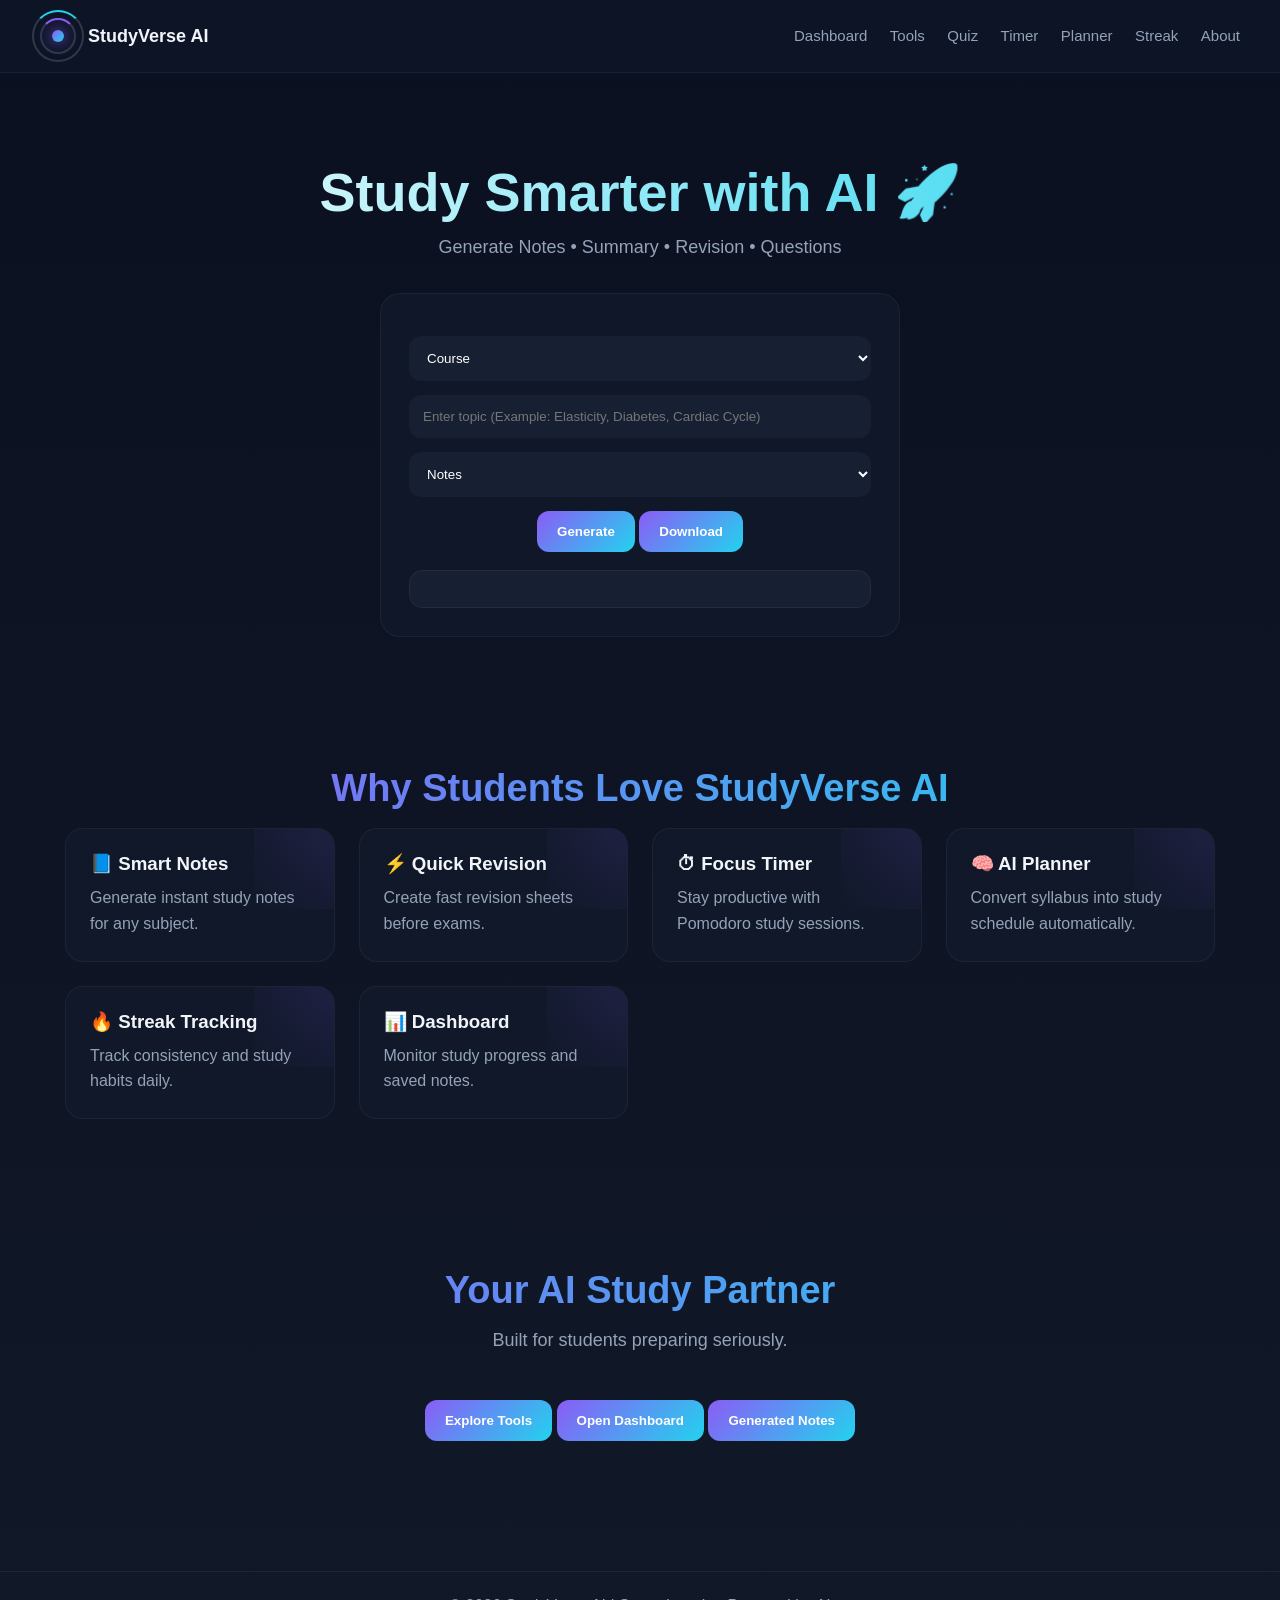
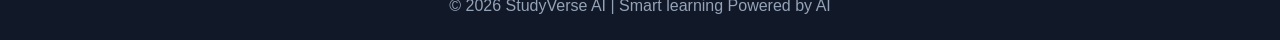
<file: index.html>
<!DOCTYPE html>
<html lang="en">

<head>
<meta charset="UTF-8">
<meta name="viewport" content="width=device-width, initial-scale=1.0">

<title>StudyVerse AI</title>

<meta name="description"
content="StudyVerse AI helps students generate notes, summaries, revisions, questions, study plans and more.">

<meta name="google-site-verification" content="AsRTHZECCAZVWVWj3AYyQ3EchT-f9DjQjN7zjebVOmE" />

<link rel="stylesheet" href="style.css">

</head>

<body>

<!-- INTRO -->
<div id="intro">

<div class="intro-center">

<div class="logo-symbol big">

<span class="core"></span>

<span class="ring ring1"></span>

<span class="ring ring2"></span>

</div>

<h1 class="intro-title">
StudyVerse AI
</h1>

<p class="intro-sub">
Smart Learning Powered by AI
</p>

</div>

</div>

<!-- NAVBAR -->
<nav>

<div class="logo">

<div class="logo-symbol">

<span class="core"></span>

<span class="ring ring1"></span>

<span class="ring ring2"></span>

</div>

<span class="logo-text">
StudyVerse AI
</span>

</div>

<div>

<a href="dashboard.html">Dashboard</a>

<a href="tool.html">Tools</a>

<a href="quiz.html">Quiz</a>

<a href="study.html">Timer</a>

<a href="planner.html">Planner</a>

<a href="streak.html">Streak</a>

<a href="about.html">About</a>

</div>

</nav>

<!-- HERO -->
<section class="hero">

<h1 class="hero-title">
Study Smarter with AI 🚀
</h1>

<p class="hero-sub">
Generate Notes • Summary • Revision • Questions
</p>

<div class="ai-box fade-in">

<select id="level">

<option>Course</option>

<option>School</option>

<option>College</option>

<option>CA</option>

<option>UPSC</option>

<option>MBBS</option>

<option>Law</option>

<option>Other</option>

</select>

<input
type="text"
id="topic"
placeholder="Enter topic (Example: Elasticity, Diabetes, Cardiac Cycle)">


<select id="type">

<option>Notes</option>

<option>Summary</option>

<option>Revision</option>

<option>Questions</option>

</select>

<div class="hero-btns">

<button onclick="generateSmart()">
Generate
</button>

<button class="btn-secondary"
onclick="downloadPDF()">
Download
</button>

</div>

<h3 id="resultTitle"></h3>
<div id="result"></div>

</div>

</section>

<!-- FEATURES -->
<section class="container">

<h2 class="section-title">
Why Students Love StudyVerse AI
</h2>

<div class="grid">

<div class="card fade-in">

<h3>📘 Smart Notes</h3>

<p>
Generate instant study notes for any subject.
</p>

</div>

<div class="card fade-in">

<h3>⚡ Quick Revision</h3>

<p>
Create fast revision sheets before exams.
</p>

</div>

<div class="card fade-in">

<h3>⏱ Focus Timer</h3>

<p>
Stay productive with Pomodoro study sessions.
</p>

</div>

<div class="card fade-in">

<h3>🧠 AI Planner</h3>

<p>
Convert syllabus into study schedule automatically.
</p>

</div>

<div class="card fade-in">

<h3>🔥 Streak Tracking</h3>

<p>
Track consistency and study habits daily.
</p>

</div>

<div class="card fade-in">

<h3>📊 Dashboard</h3>

<p>
Monitor study progress and saved notes.
</p>

</div>

</div>

</section>

<!-- CTA -->
<section class="hero">

<h2 class="gradient-text">
Your AI Study Partner
</h2>

<p class="hero-sub">
Built for students preparing seriously.
</p>

<div class="hero-btns">

<button onclick="location.href='tool.html'">
Explore Tools
</button>

<button class="btn-secondary"
onclick="location.href='dashboard.html'">
Open Dashboard
</button>

<button class="btn-secondary"
onclick="location.href='notes.html'">
 Generated Notes
</button>

</div>

</section>

<!-- FOOTER -->
<footer>

© 2026 StudyVerse AI | Smart  learning Powered by AI 


</footer>
 <script src="database.js"></script>
<script src="script.js"></script>

</body>
  </html>
</file>
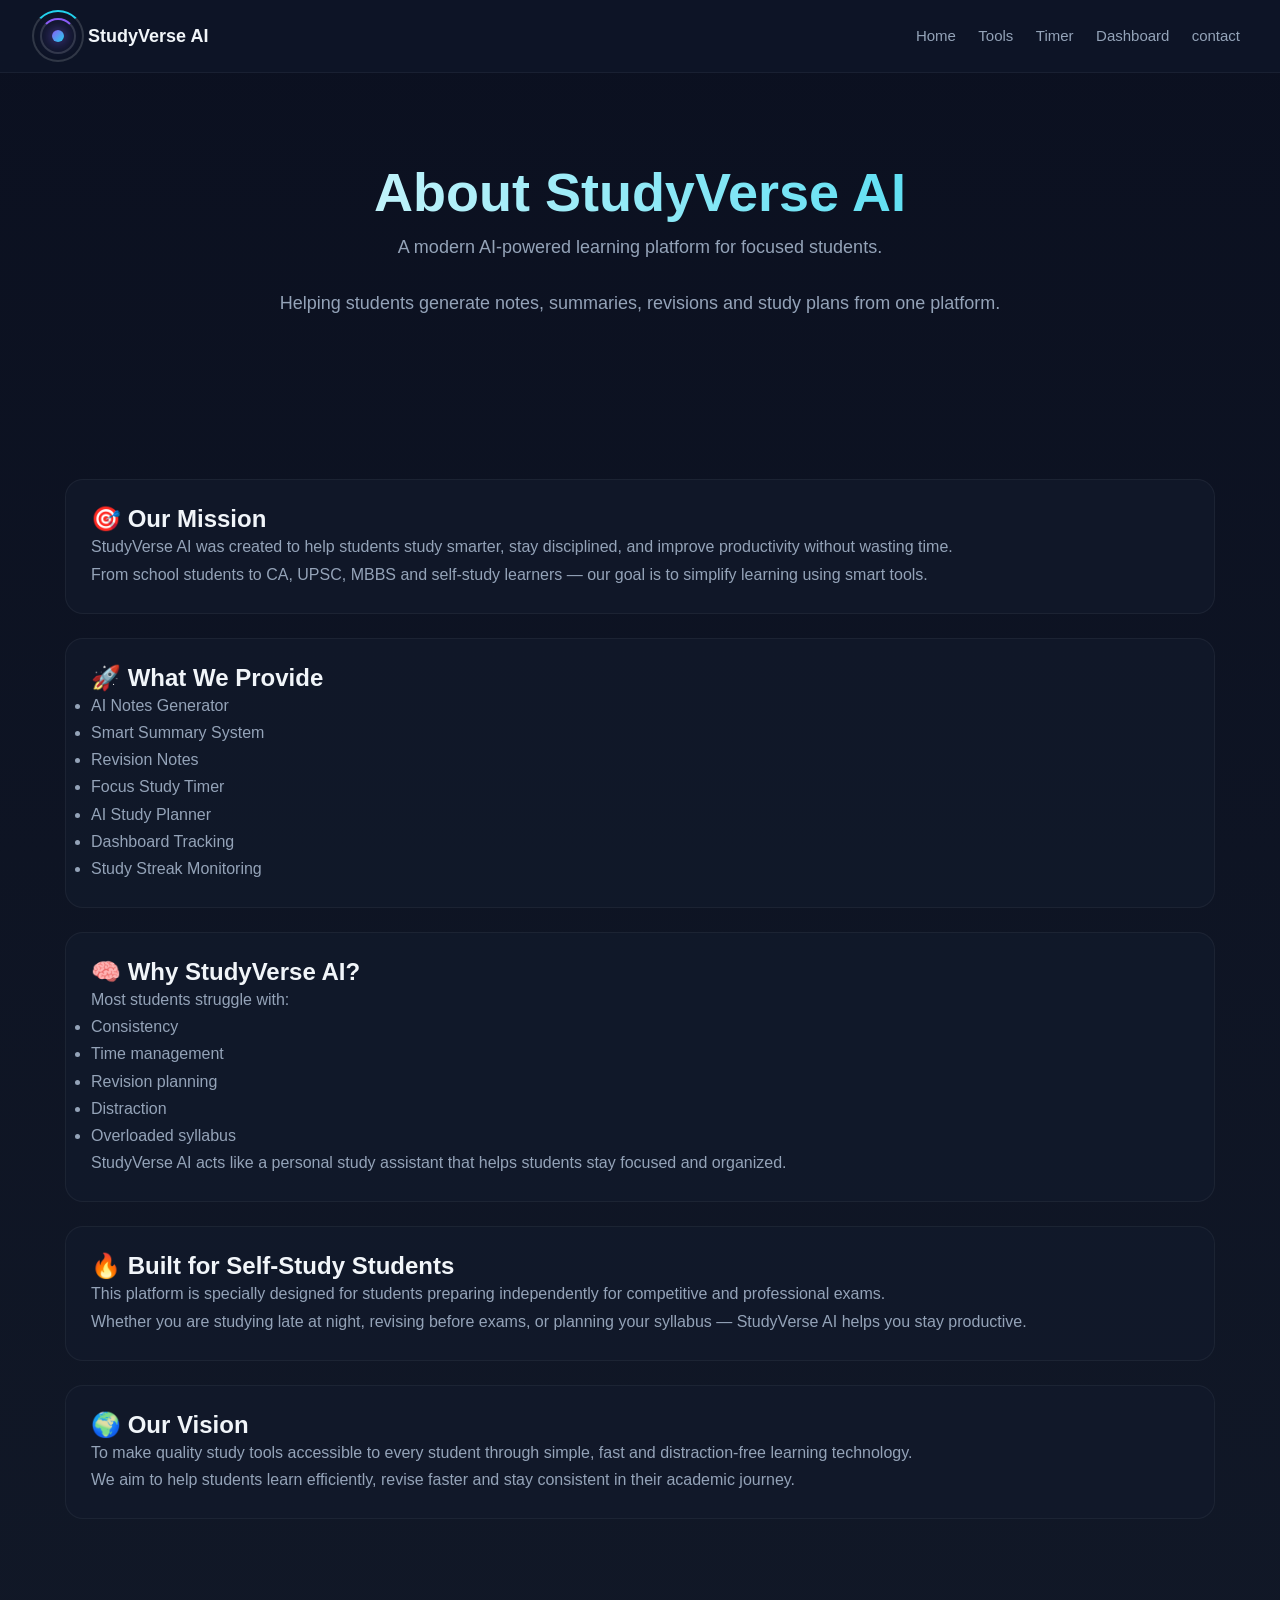
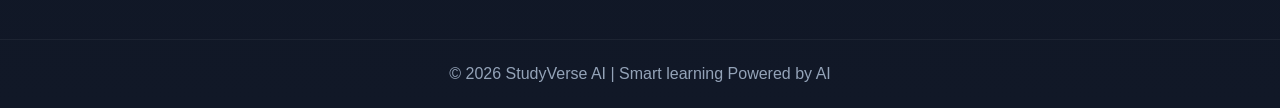
<file: about.html>
<!DOCTYPE html>
<html lang="en">
<head>
<meta charset="UTF-8">
<meta name="viewport" content="width=device-width, initial-scale=1.0">
<title>About - StudyVerse AI</title>
<link rel="stylesheet" href="style.css">
</head>

<body>

<nav>
<div class="logo">

<div class="logo-symbol">
<span class="core"></span>
<span class="ring ring1"></span>
<span class="ring ring2"></span>
</div>

StudyVerse AI
</div>

<div>
<a href="index.html">Home</a>
<a href="tool.html">Tools</a>
<a href="study.html">Timer</a>
<a href="dashboard.html">Dashboard
<a href="contact.html">contact</a>
</a>
</div>
</nav>

<section class="hero">
<h1 class="hero-title">About StudyVerse AI</h1>

<p class="hero-sub">
A modern AI-powered learning platform for focused students.
</p>

<p class="hero-sub">
Helping students generate notes, summaries, revisions and study plans from one platform.
</p>

</section>

<section class="container">

<div class="about-section">

<div class="about-card">
<h2>🎯 Our Mission</h2>

<p>
StudyVerse AI was created to help students study smarter, stay disciplined, and improve productivity without wasting time.
</p>

<p>
From school students to CA, UPSC, MBBS and self-study learners — our goal is to simplify learning using smart tools.
</p>
</div>

<div class="about-card">
<h2>🚀 What We Provide</h2>

<ul>
<li>AI Notes Generator</li>
<li>Smart Summary System</li>
<li>Revision Notes</li>
<li>Focus Study Timer</li>
<li>AI Study Planner</li>
<li>Dashboard Tracking</li>
<li>Study Streak Monitoring</li>
</ul>

</div>

<div class="about-card">
<h2>🧠 Why StudyVerse AI?</h2>

<p>
Most students struggle with:
</p>

<ul>
<li>Consistency</li>
<li>Time management</li>
<li>Revision planning</li>
<li>Distraction</li>
<li>Overloaded syllabus</li>
</ul>

<p>
StudyVerse AI acts like a personal study assistant that helps students stay focused and organized.
</p>

</div>

<div class="about-card">
<h2>🔥 Built for Self-Study Students</h2>

<p>
This platform is specially designed for students preparing independently for competitive and professional exams.
</p>

<p>
Whether you are studying late at night, revising before exams, or planning your syllabus — StudyVerse AI helps you stay productive.
</p>

</div>
<div class="about-card">

<h2>🌍 Our Vision</h2>

<p>
To make quality study tools accessible to every student through simple, fast and distraction-free learning technology.
</p>

<p>
We aim to help students learn efficiently, revise faster and stay consistent in their academic journey.
</p>

</div>

</div>

</section>

<footer>
  
© 2026 StudyVerse AI | Smart  learning Powered by AI 

</footer>

</body>
  </html>
</file>
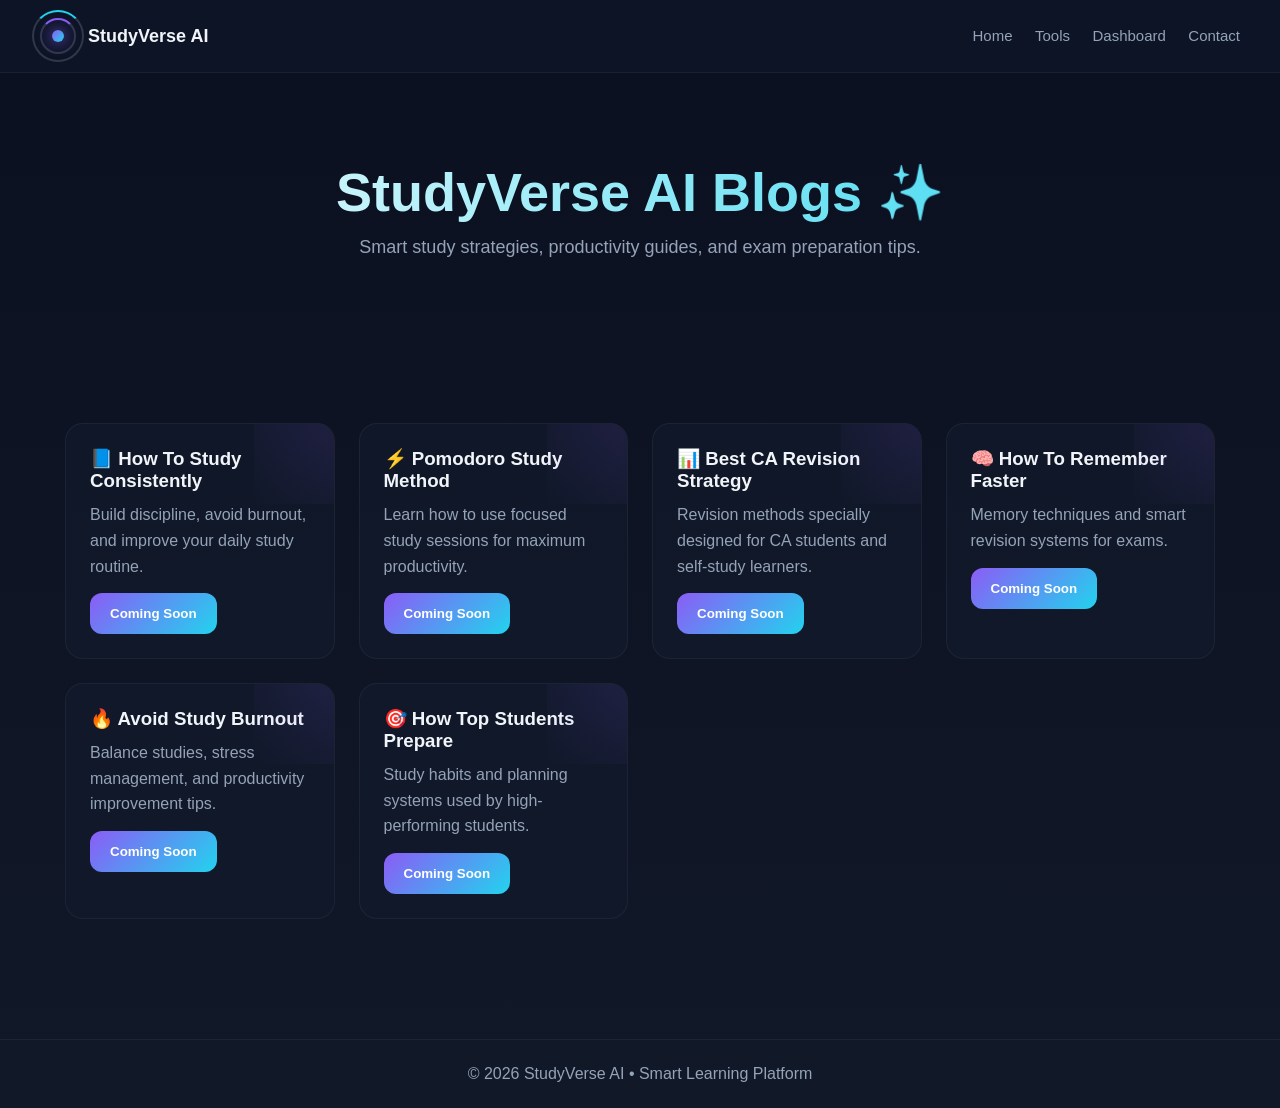
<file: blog.html>
<!DOCTYPE html>
<html lang="en">
<head>
<meta charset="UTF-8">
<meta name="viewport" content="width=device-width, initial-scale=1.0">
<title>StudyVerse AI Blogs</title>
<link rel="stylesheet" href="style.css">
</head>

<body>

<nav>
<div class="logo">
<div class="logo-symbol">
<span class="core"></span>
<span class="ring ring1"></span>
<span class="ring ring2"></span>
</div>
<span class="logo-text">StudyVerse AI</span>
</div>

<div>
<a href="index.html">Home</a>
<a href="tool.html">Tools</a>
<a href="dashboard.html">Dashboard</a>
<a href="contact.html">Contact</a>
</div>
</nav>

<section class="hero">
<h1 class="hero-title">StudyVerse AI Blogs ✨</h1>
<p class="hero-sub">Smart study strategies, productivity guides, and exam preparation tips.</p>
</section>

<section class="container">

<div class="grid">

<div class="card fade-in">
<h3>📘 How To Study Consistently</h3>
<p>Build discipline, avoid burnout, and improve your daily study routine.</p>
<button onclick="alert('Blog page coming soon')"> Coming Soon</button>
</div>

<div class="card fade-in">
<h3>⚡ Pomodoro Study Method</h3>
<p>Learn how to use focused study sessions for maximum productivity.</p>
<button onclick="alert('Blog page coming soon')"> Coming Soon</button>
</div>

<div class="card fade-in">
<h3>📊 Best CA Revision Strategy</h3>
<p>Revision methods specially designed for CA students and self-study learners.</p>
<button onclick="alert('Blog page coming soon')">Coming Soon </button>
</div>

<div class="card fade-in">
<h3>🧠 How To Remember Faster</h3>
<p>Memory techniques and smart revision systems for exams.</p>
<button onclick="alert('Blog page coming soon')"> Coming Soon</button>
</div>

<div class="card fade-in">
<h3>🔥 Avoid Study Burnout</h3>
<p>Balance studies, stress management, and productivity improvement tips.</p>
<button onclick="alert('Blog page coming soon')"> Coming Soon</button>
</div>

<div class="card fade-in">
<h3>🎯 How Top Students Prepare</h3>
<p>Study habits and planning systems used by high-performing students.</p>
<button onclick="alert('Blog page coming soon')"> Coming Soon</button>
</div>

</div>

</section>

<footer>
© 2026 StudyVerse AI • Smart Learning Platform
</footer>

<script src="script.js"></script>
</body>
  </html>
</file>
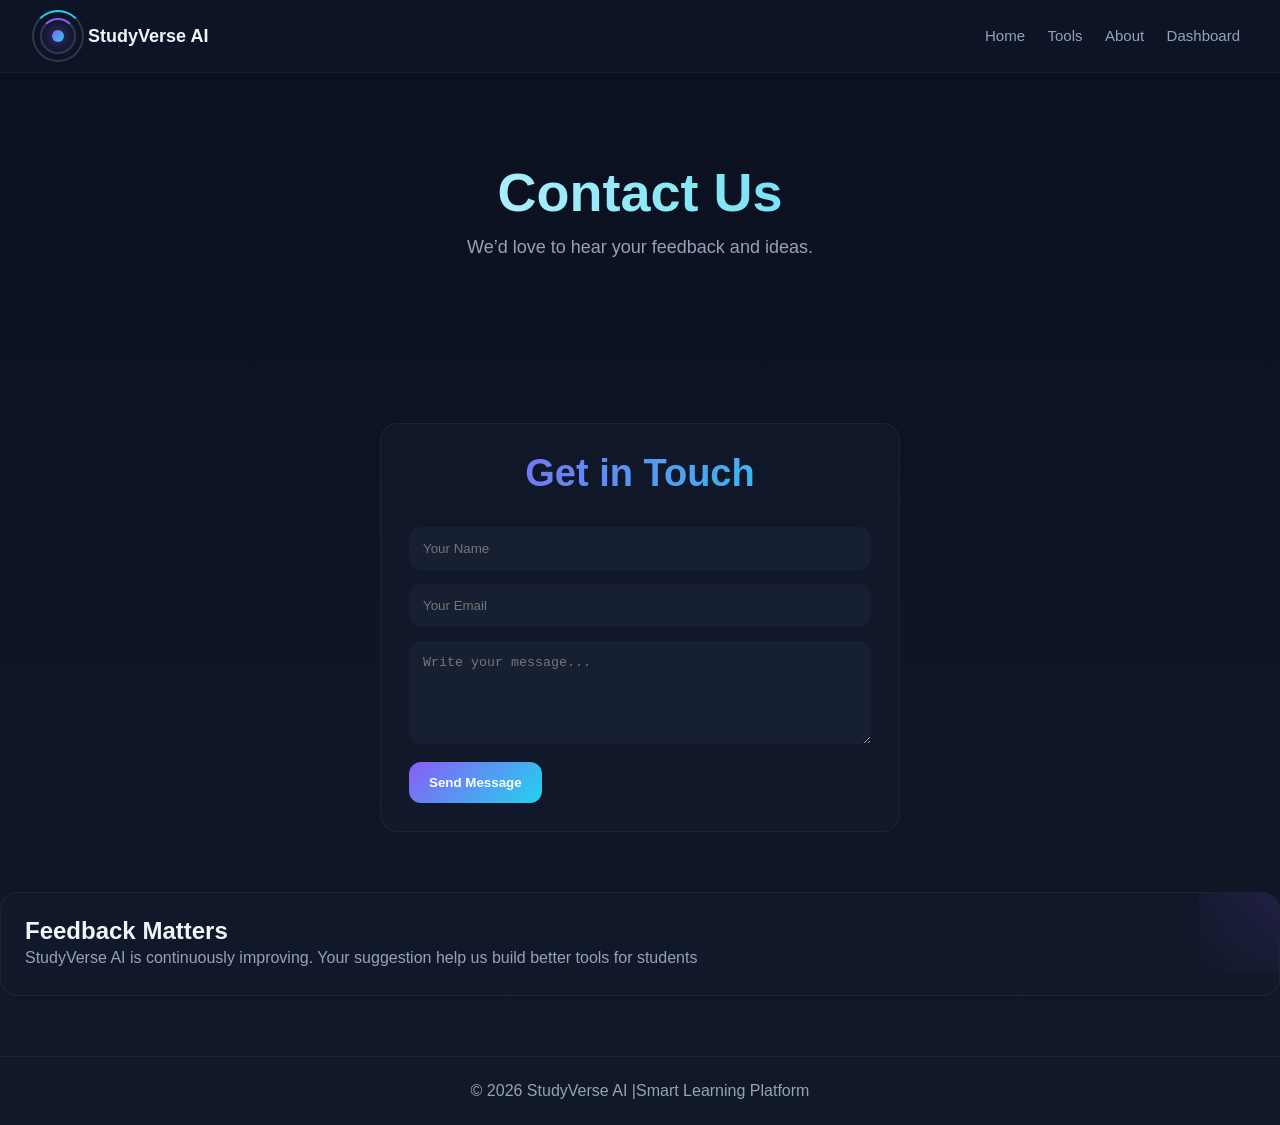
<file: contact.html>
<!DOCTYPE html>
<html lang="en">
<head>
<meta charset="UTF-8">
<meta name="viewport" content="width=device-width, initial-scale=1.0">
<title>Contact - StudyVerse AI</title>
<link rel="stylesheet" href="style.css">
</head>

<body>

<nav>

<div class="logo">

<div class="logo-symbol">
<span class="core"></span>
<span class="ring ring1"></span>
<span class="ring ring2"></span>
</div>

StudyVerse AI

</div>

<div>
<a href="index.html">Home</a>
<a href="tool.html">Tools</a>
<a href="about.html">About</a>
<a href="dashboard.html">Dashboard</a>
</div>

</nav>

<section class="hero">
<h1 class="hero-title">Contact Us</h1>
<p class="hero-sub">
We’d love to hear your feedback and ideas.
</p>
</section>

<section class="container">

<form class="contact-box" onsubmit="submitForm(event)">

<h2 class="gradient-text">Get in Touch</h2>

<input type="text" placeholder="Your Name" required>

<input type="email" placeholder="Your Email" required>

<textarea rows="5" placeholder="Write your message..." required></textarea>

<button type="submit">Send Message</button>

<p id="msg"></p>

</form>
</section>
<section>
<div class = "about- card">
  <h2>  Feedback Matters </h2>
 <p>
   StudyVerse AI is continuously improving. Your suggestion help us build better tools for students 
 </p>
</div>

</section>

<footer>
© 2026 StudyVerse AI |Smart Learning Platform 
</footer>

<script>
function submitForm(e){
e.preventDefault();

const msg = document.getElementById("msg");

msg.innerHTML = " 📩 contact  form demo mode. Message submission will be available soon!";
msg.style.marginTop = "15px";
msg.style.color = "#22d3ee";
}
</script>

</body>
  </html>
</file>
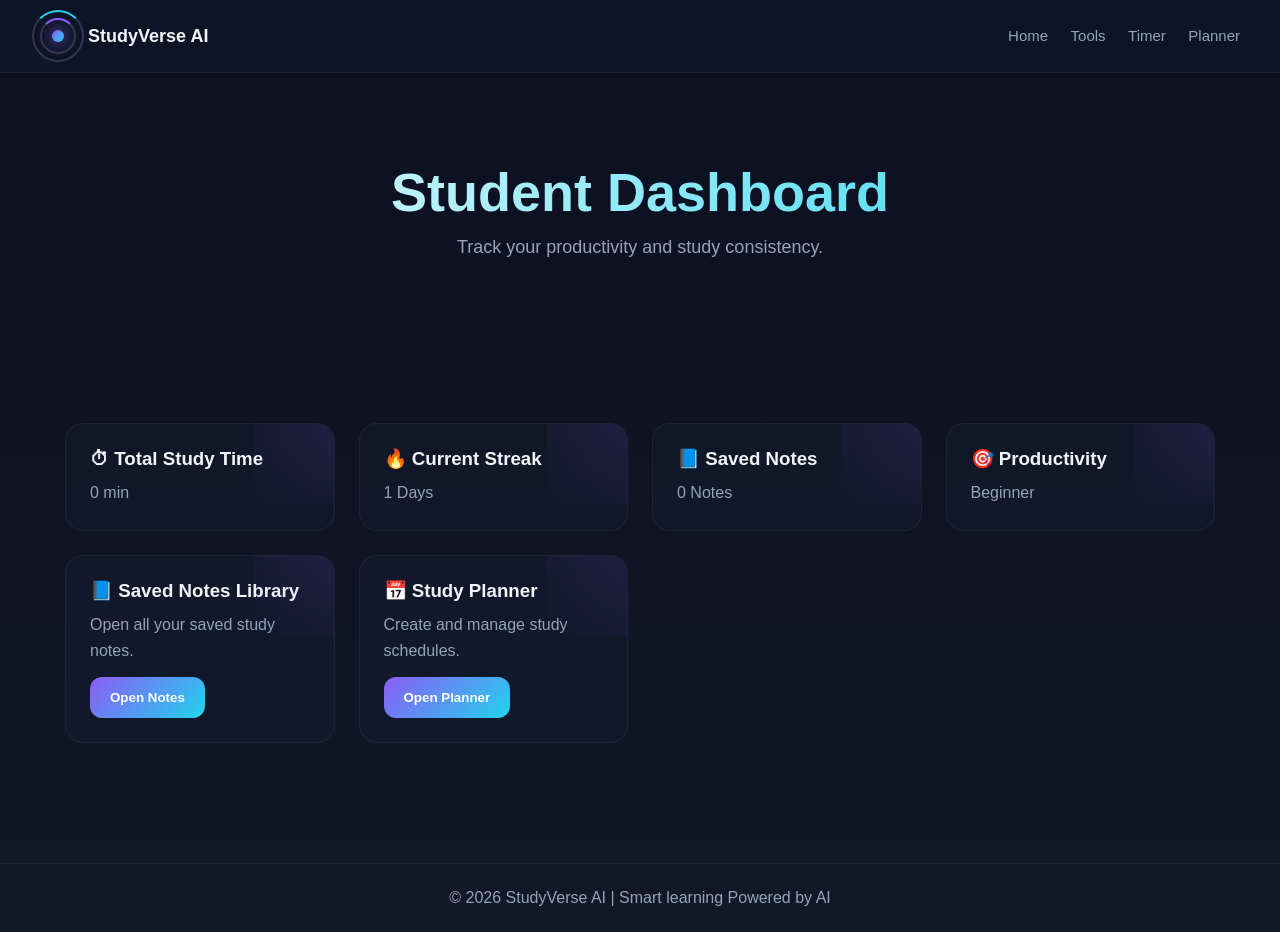
<file: dashboard.html>
<!DOCTYPE html>
<html lang="en">
<head>
<meta charset="UTF-8">
<meta name="viewport" content="width=device-width, initial-scale=1.0">
<title>Dashboard - StudyVerse AI</title>
<link rel="stylesheet" href="style.css">
</head>

<body>

<nav>

<div class="logo">

<div class="logo-symbol">
<span class="core"></span>
<span class="ring ring1"></span>
<span class="ring ring2"></span>
</div>

StudyVerse AI

</div>

<div>
<a href="index.html">Home</a>
<a href="tool.html">Tools</a>
<a href="study.html">Timer</a>
<a href="planner.html">Planner</a>
</div>

</nav>

<section class="hero">
<h1 class="hero-title">Student Dashboard</h1>
<p class="hero-sub">
Track your productivity and study consistency.
</p>
</section>

<section class="container">

<div class="grid">

<div class="card">
<h3>⏱ Total Study Time</h3>
<p id="studyTime">0 min</p>
</div>

<div class="card">
<h3>🔥 Current Streak</h3>
<p  id= "streakCount">0 Days</p>
</div>

<div class="card">
<h3>📘 Saved Notes</h3>
<p id="savedNotes">0 Notes</p>
</div>

<div class="card">
<h3>🎯 Productivity</h3>
<p id="productivity">Calculating</p>
</div>
 <div class="card">

<h3>📘 Saved Notes Library</h3>

<p>
Open all your saved study notes.
</p>

<button onclick="location.href='notes.html'">
Open Notes
</button>

</div>
<div class="card">

<h3>📅 Study Planner</h3>

<p>
Create and manage study schedules.
</p>

<button onclick="location.href='planner.html'">
Open Planner
</button>

</div> 
 
</div>

</section>

<footer>
© 2026 StudyVerse AI | Smart  learning Powered by AI 

</footer>

<script>

let time = localStorage.getItem("studyTime") || 0;
document.getElementById("studyTime").innerText = time + " min";

let notes = JSON.parse(localStorage.getItem("studyNotes")) || [];
document.getElementById("savedNotes").innerText =
notes.length + " Notes";

let streak =
localStorage.getItem("studyStreak") || 0;

document.getElementById("streakCount").innerText =
streak + " Days";
 
 let productivity = "Beginner";

if (streak >= 7) {
    productivity = "Consistent";
}

if (streak >= 30) {
    productivity = "Excellent";
}

document.getElementById("productivity").innerText =
productivity;

</script>

</body>
</html>
</file>
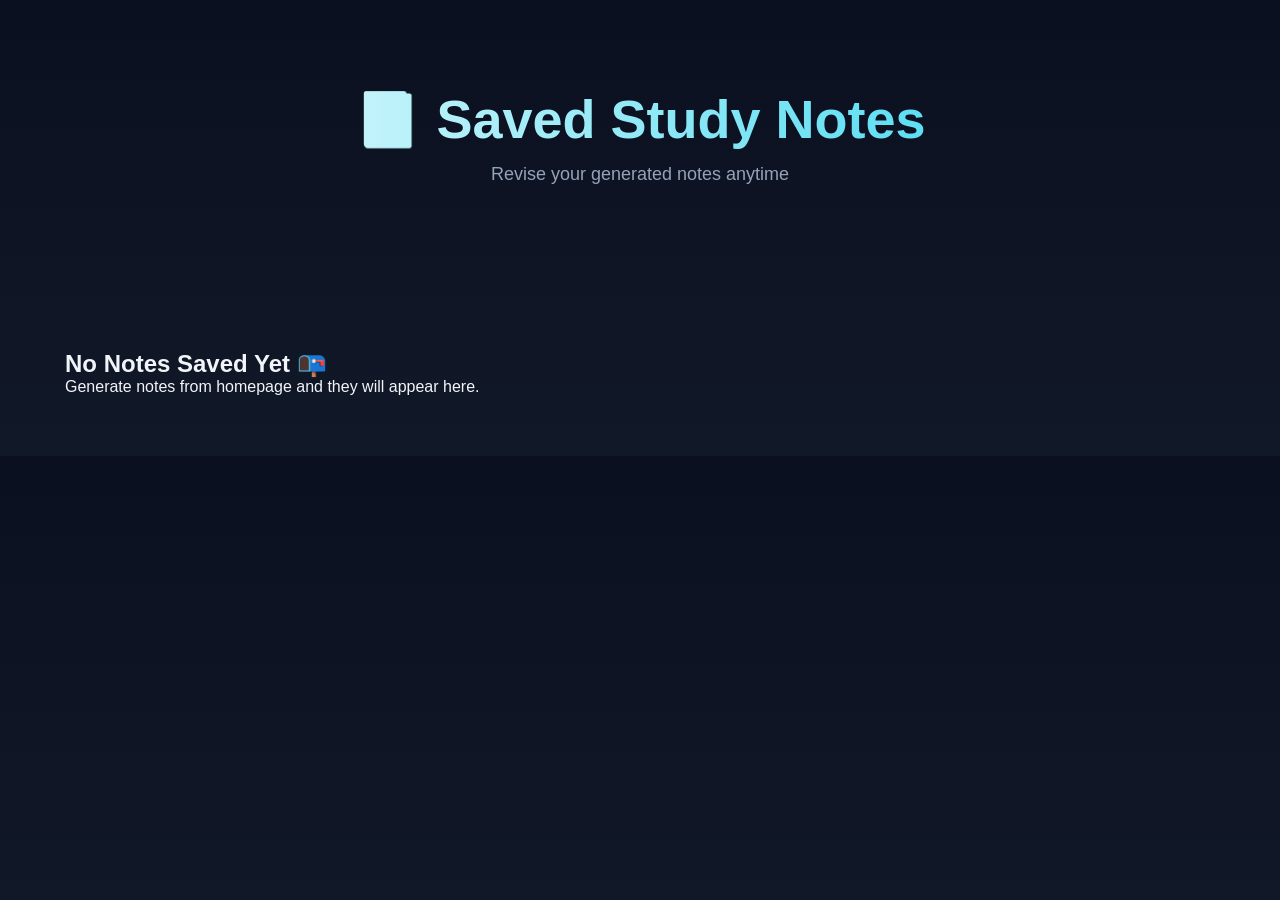
<file: notes.html>
<!DOCTYPE html>
<html lang="en">
<head>

<meta charset="UTF-8">
<meta name="viewport" content="width=device-width, initial-scale=1.0">

<title>Saved Notes | StudyVerse AI</title>

<link rel="stylesheet" href="style.css">

</head>

<body>

<!-- HERO -->
<section class="hero">

<h1 class="hero-title">📘 Saved Study Notes</h1>

<p class="hero-sub">
Revise your generated notes anytime
</p>

</section>


<!-- NOTES CONTAINER -->
<section class="container">

<div id="notesContainer" class="notes-grid"></div>

</section>



<script>

// LOAD NOTES
function loadNotes() {

    const container =
        document.getElementById("notesContainer");

    let notes =
        JSON.parse(localStorage.getItem("studyNotes")) || [];


    // EMPTY NOTES
    if (notes.length === 0) {

        container.innerHTML = `

        <div class="empty-box">

        <h2>No Notes Saved Yet 📭</h2>

        <p>
        Generate notes from homepage and they will appear here.
        </p>

        </div>

        `;

        return;
    }


    // DISPLAY NOTES
    container.innerHTML = notes.map((note, index) => `

    <div class="note-card fade-in">

        <div class="note-top">

            <span class="note-type">
            ${note.type}
            </span>

            <span class="note-date">
            ${note.date}
            </span>

        </div>

        <h2 class="note-topic">
        ${note.topic}
        </h2>

        <pre class="note-content">
${note.content}
        </pre>

        <div class="note-buttons">

            <button onclick="deleteNote(${index})">
            Delete
            </button>

            <button onclick="copyNote(${index})">
            Copy
            </button>

        </div>

    </div>

    `).join("");

}



// DELETE NOTE
function deleteNote(index) {

    let notes =
        JSON.parse(localStorage.getItem("studyNotes")) || [];

    notes.splice(index, 1);

    localStorage.setItem(
        "studyNotes",
        JSON.stringify(notes)
    );

    loadNotes();
}



// COPY NOTE
function copyNote(index) {

    let notes =
        JSON.parse(localStorage.getItem("studyNotes")) || [];

    navigator.clipboard.writeText(notes[index].content);

    alert("Note copied ✅");

}



// INITIAL LOAD
loadNotes();

</script>

</body>
</html>
</file>
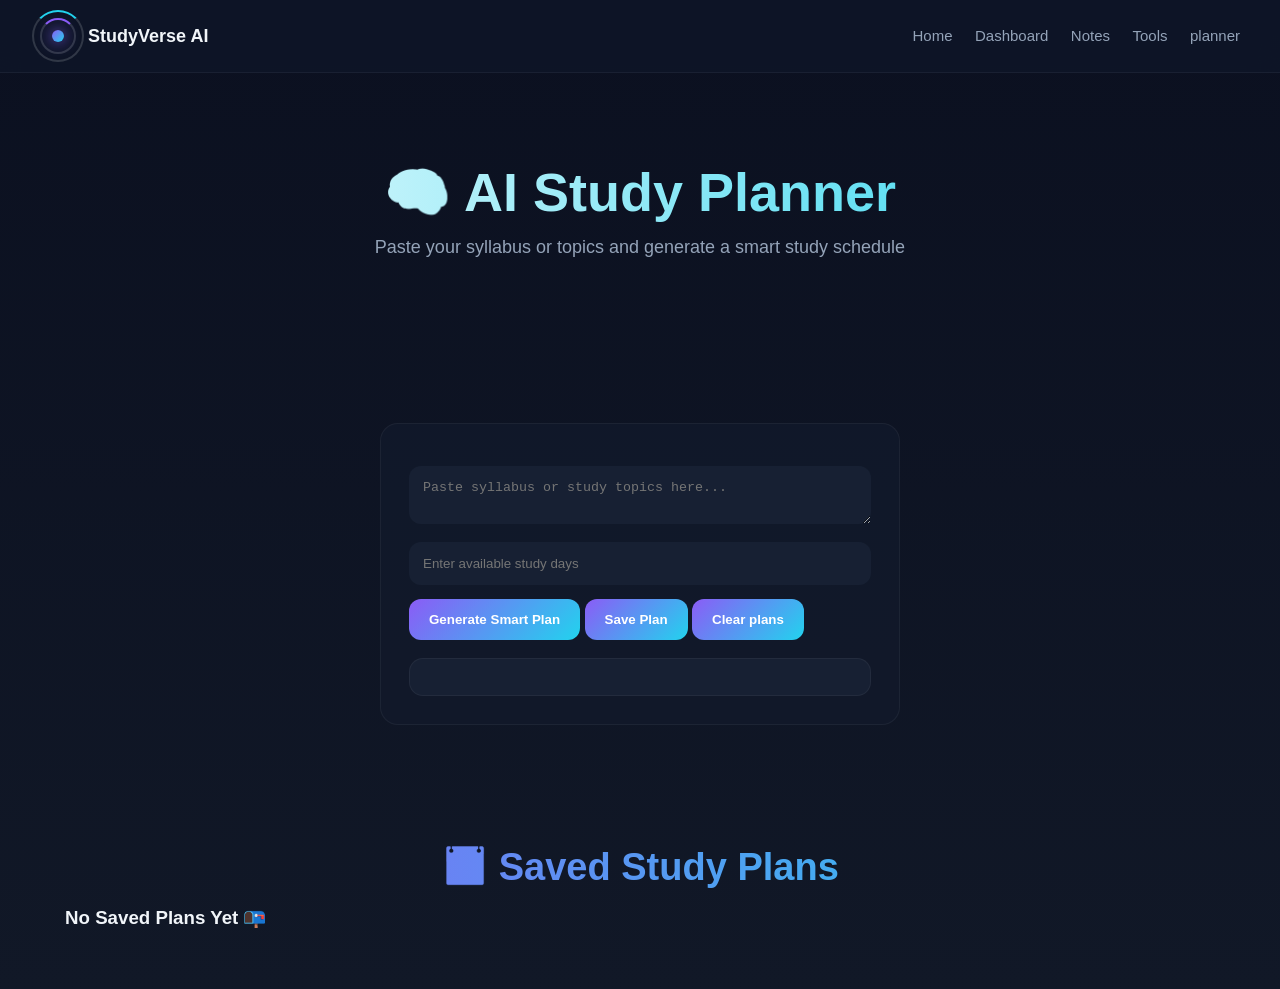
<file: planner.html>
<!DOCTYPE html>
<html lang="en">
<head>

<meta charset="UTF-8">
<meta name="viewport" content="width=device-width, initial-scale=1.0">

<title>AI Study Planner | StudyVerse AI</title>

<link rel="stylesheet" href="style.css">

</head>

<body>

<!-- NAVBAR -->
<nav>

<div class="logo">

<div class="logo-symbol">
<span class="core"></span>
<span class="ring ring1"></span>
<span class="ring ring2"></span>
</div>

<span class="logo-text">StudyVerse AI</span>

</div>

<div>

<a href="index.html">Home</a>
<a href="dashboard.html">Dashboard</a>
<a href="notes.html">Notes</a>
<a href="tool.html">Tools</a>
<a href="planner.html">planner</a>

</div>

</nav>



<!-- HERO -->
<section class="hero">

<h1 class="hero-title">
🧠 AI Study Planner
</h1>

<p class="hero-sub">
Paste your syllabus or topics and generate a smart study schedule
</p>

</section>



<!-- PLANNER -->
<section class="container">

<div class="planner-box fade-in">

<textarea
id="syllabus"
placeholder="Paste syllabus or study topics here..."></textarea>

<input
type="number"
id="days"
placeholder="Enter available study days">

<button onclick="generatePlan()">
Generate Smart Plan
</button>

<button onclick="savePlan()">
Save Plan
</button>

<button onclick="clearPlans()">
Clear plans 
</button>

<div id="plan"></div>

</div>

</section>



<!-- SAVED PLANS -->
<section class="container">

<h2 class="section-title">
📅 Saved Study Plans
</h2>

<div id="savedPlans" class="notes-grid"></div>

</section>



<script>

// GENERATE PLAN
function generatePlan() {

    let syllabus =
        document.getElementById("syllabus").value.trim();

    let days =
        parseInt(document.getElementById("days").value);

    let planBox =
        document.getElementById("plan");



    if (!syllabus || !days) {

        alert("Enter syllabus and days");

        return;
    }



       let topics =
     syllabus
    .split(/\n|,/)
    .map(t => t.trim())
    .filter(Boolean);

    let totalTopics = topics.length;

    let perDay =
        Math.ceil(totalTopics / days);

    let output = "📚 SMART STUDY PLAN\n\n";



    let current = 0;

    for (let d = 1; d <= days; d++) {

        output += `DAY ${d}\n`;

        let count = 0;

        while (
            current < totalTopics &&
            count < perDay
        ) {

            output +=
            "• " +
            topics[current].trim() +
            "\n";

            current++;
            count++;
        }

        output += "\n";
    }



    output +=
    "✅ Final Day → Revision + Mock Test";



    planBox.innerText = output;
}



// SAVE PLAN
function savePlan() {

    let text =
        document.getElementById("plan").innerText;

    if (!text) {

        alert("Generate a plan first");

        return;
    }



    let plans =
        JSON.parse(localStorage.getItem("studyPlans")) || [];



    plans.push({

        content: text,

        date: new Date().toLocaleString()

    });
     if ( plans.length > 50) {
         plans.shift();
     }



    localStorage.setItem(
        "studyPlans",
        JSON.stringify(plans)
    );



    alert("Plan saved ✅");

    loadPlans();
}


// LOAD SAVED PLANS
function loadPlans() {

    let container =
        document.getElementById("savedPlans");



    let plans =
        JSON.parse(localStorage.getItem("studyPlans")) || [];



    if (plans.length === 0) {

        container.innerHTML = `

        <div class="empty-box">

        <h3>No Saved Plans Yet 📭</h3>

        </div>

        `;

        return;
    }



    container.innerHTML =
    plans.map((plan, index) => `

    <div class="note-card fade-in">

        <div class="note-top">

            <span class="note-type">
            Study Plan
            </span>

            <span class="note-date">
            ${plan.date}
            </span>

        </div>

        <pre class="note-content">
${plan.content}
        </pre>

        <div class="note-buttons">

            <button onclick="deletePlan(${index})">
            Delete
            </button>

            <button onclick="copyPlan(${index})">
            Copy
            </button>

        </div>

    </div>

    `).join("");
}

function clearPlans() {

    if (!confirm("Delete all saved plans?")) {
        return;
    }

    localStorage.removeItem("studyPlans");

    loadPlans();

}

// DELETE PLAN
function deletePlan(index) {

    let plans =
        JSON.parse(localStorage.getItem("studyPlans")) || [];

    plans.splice(index, 1);

    localStorage.setItem(
        "studyPlans",
        JSON.stringify(plans)
    );

    loadPlans();
}



// COPY PLAN
function copyPlan(index) {

    let plans =
        JSON.parse(localStorage.getItem("studyPlans")) || [];

    navigator.clipboard.writeText(
        plans[index].content
    );

    alert("Plan copied ✅");
}



// INITIAL LOAD
loadPlans();

</script>

</body>
</html>
</file>
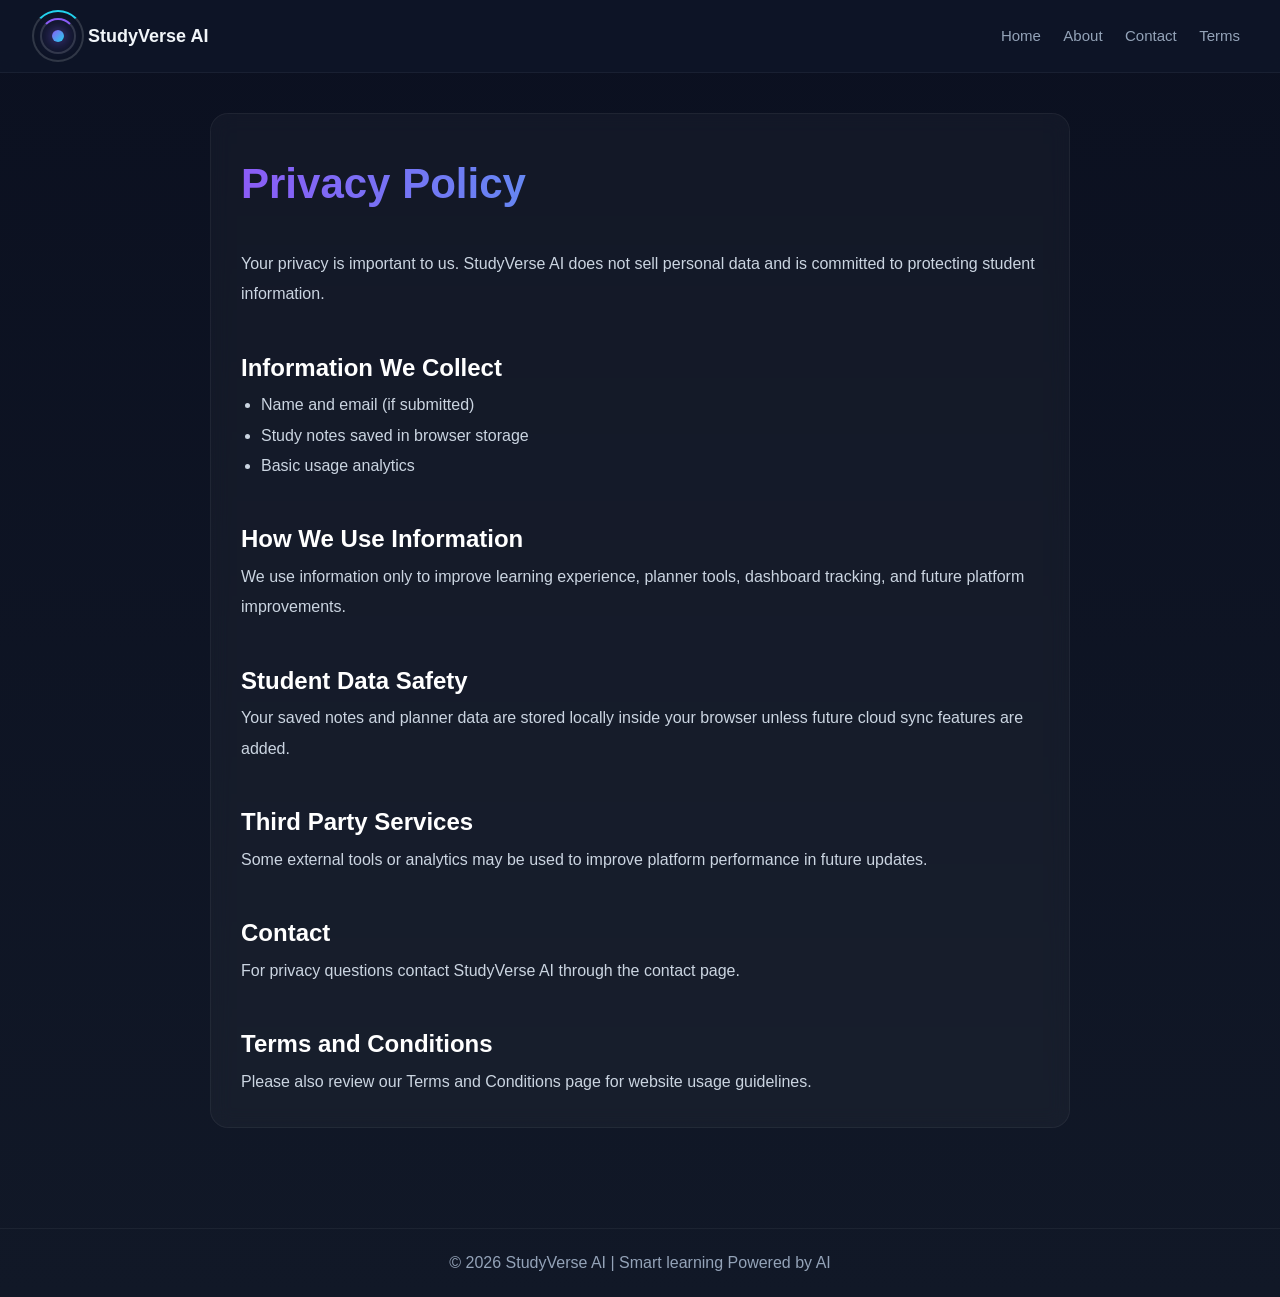
<file: privacy.html>
<!DOCTYPE html>
<html lang="en">
<head>
<meta charset="UTF-8">
<meta name="viewport" content="width=device-width, initial-scale=1.0">
<title>StudyVerse AI  privacy policy</title>
<link rel="stylesheet" href="style.css">
</head>



<body>

<nav>

<div class="logo">

<div class="logo-symbol">
<span class="core"></span>
<span class="ring ring1"></span>
<span class="ring ring2"></span>
</div>

<span class="logo-text">StudyVerse AI</span>

</div>

<div>
<a href="index.html">Home</a>
<a href="about.html">About</a>
<a href="contact.html">Contact</a>
<a href="terms.html">Terms</a>
</div>

</nav>


<section class="policy-page">

<div class="policy-box">

<h1>Privacy Policy</h1>

<p>
Your privacy is important to us. StudyVerse AI does not sell personal data and is committed to protecting student information.
</p>

<h2>Information We Collect</h2>

<ul>
<li>Name and email (if submitted)</li>
<li>Study notes saved in browser storage</li>
<li>Basic usage analytics</li>
</ul>

<h2>How We Use Information</h2>

<p>
We use information only to improve learning experience, planner tools, dashboard tracking, and future platform improvements.
</p>

<h2>Student Data Safety</h2>

<p>
Your saved notes and planner data are stored locally inside your browser unless future cloud sync features are added.
</p>

<h2>Third Party Services</h2>

<p>
Some external tools or analytics may be used to improve platform performance in future updates.
</p>

<h2>Contact</h2>

<p>
For privacy questions contact StudyVerse AI through the contact page.
</p>

<h2> Terms and Conditions </h2>
 <p>
   Please also review our Terms and Conditions page for website usage guidelines.
 </p>
  
</div>

</section>

<footer>
 © 2026 StudyVerse AI | Smart  learning Powered by AI 
 
 </footer>
 
</body>
</html>
</file>
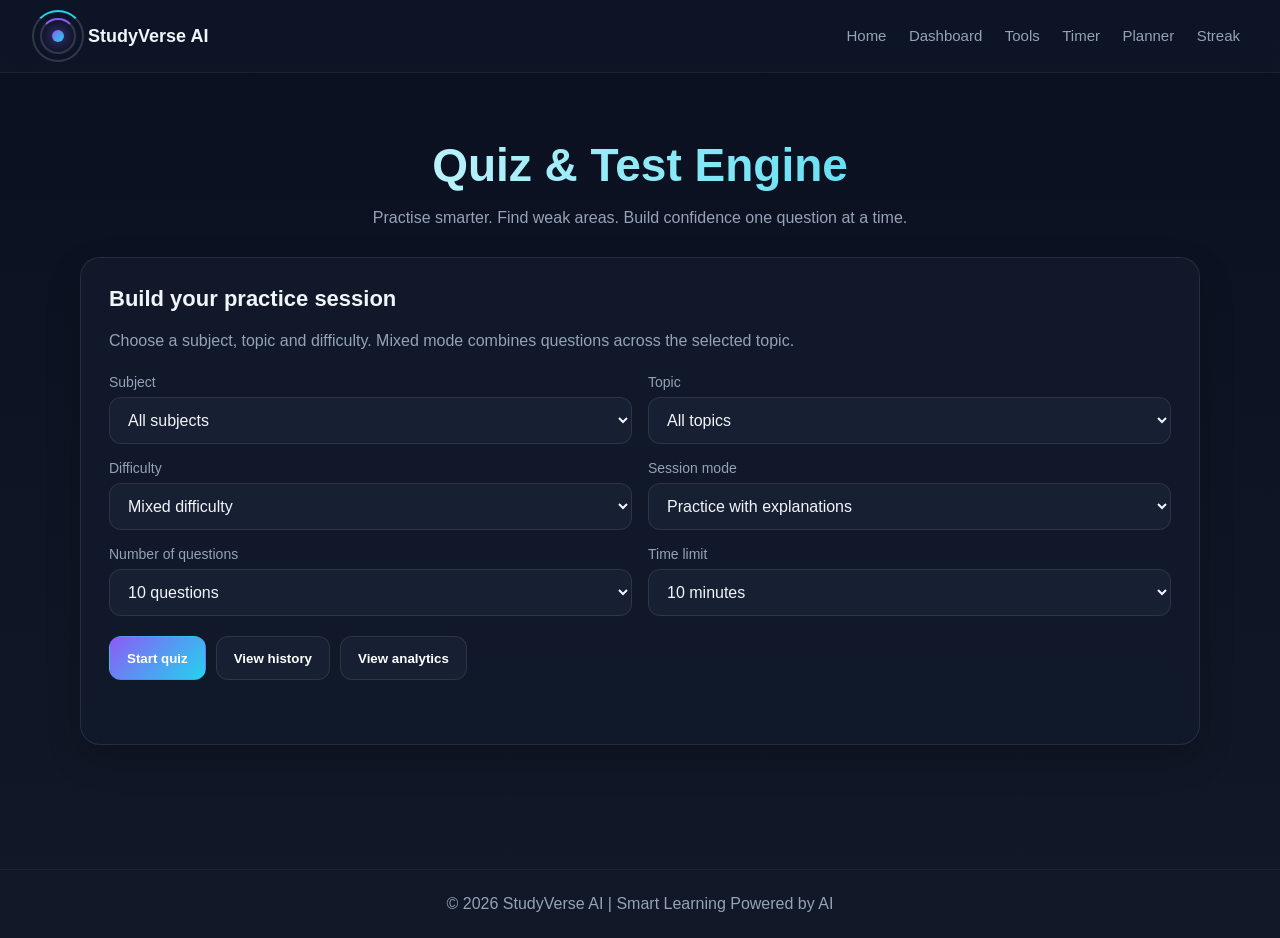
<file: quiz.html>
<!DOCTYPE html>
<html lang="en">
<head>
<meta charset="UTF-8">
<meta name="viewport" content="width=device-width, initial-scale=1.0">
<meta name="theme-color" content="#0b1020">
<meta name="description" content="StudyVerse AI Quiz Engine: practise Accounting, Business Law, Economics and Quantitative Aptitude.">
<title>Quiz & Test Engine | StudyVerse AI</title>
<link rel="stylesheet" href="style.css">

<style>
/* QUIZ PAGE — local styles, shared site stylesheet stays unchanged */
:root {
  --q-bg: #0b1020;
  --q-card: rgba(18,26,43,.82);
  --q-primary: #8b5cf6;
  --q-secondary: #22d3ee;
  --q-text: #f1f5f9;
  --q-muted: #94a3b8;
  --q-border: rgba(255,255,255,.09);
}
body { overflow-x:hidden; }
.quiz-wrap { width:min(1120px,92%); margin:auto; padding:32px 0 64px; }
.quiz-hero { text-align:center; padding:34px 12px 26px; }
.quiz-hero h1 {
  font-size:clamp(30px,5vw,46px); line-height:1.15; margin-bottom:12px;
  background:linear-gradient(90deg,#fff,var(--q-secondary));
  -webkit-background-clip:text; -webkit-text-fill-color:transparent;
}
.quiz-hero p { color:var(--q-muted); line-height:1.7; }
.q-panel {
  background:var(--q-card); border:1px solid var(--q-border);
  border-radius:20px; padding:clamp(17px,3vw,28px);
  backdrop-filter:blur(12px); box-shadow:0 14px 35px rgba(0,0,0,.18);
  min-width:0;
}
.q-grid { display:grid; grid-template-columns:repeat(2,minmax(0,1fr)); gap:16px; }
.q-field { min-width:0; }
.q-field label { display:block; color:var(--q-muted); font-size:14px; margin-bottom:7px; }
.q-field select, .q-field input, .q-field textarea {
  width:100%; min-width:0; margin:0; padding:13px 14px;
  color:var(--q-text); background:#172033; border:1px solid var(--q-border);
  border-radius:12px; font:inherit;
}
.q-field select:focus, .q-field input:focus, .q-field textarea:focus {
  outline:2px solid rgba(34,211,238,.45); outline-offset:1px;
}
.q-actions { display:flex; flex-wrap:wrap; gap:10px; margin-top:20px; }
.q-btn {
  border:1px solid transparent; border-radius:12px; padding:12px 17px;
  background:linear-gradient(135deg,var(--q-primary),var(--q-secondary));
  color:white; font-weight:650; cursor:pointer; margin:0; min-height:44px;
  transition:transform .2s ease, box-shadow .2s ease, opacity .2s ease;
}
.q-btn:hover { transform:translateY(-2px); box-shadow:0 8px 22px #22d3ee22; }
.q-btn:focus-visible { outline:2px solid var(--q-secondary); outline-offset:3px; }
.q-btn.secondary { background:#172033; border-color:var(--q-border); }
.q-btn:disabled { opacity:.45; cursor:not-allowed; transform:none; box-shadow:none; }
.q-section-title { font-size:22px; margin:0 0 16px; }
.q-muted { color:var(--q-muted); line-height:1.65; }
.q-hidden { display:none !important; }
.q-status { min-height:24px; margin-top:12px; color:var(--q-secondary); }
.q-stats { display:grid; grid-template-columns:repeat(3,minmax(0,1fr)); gap:12px; margin-top:18px; }
.q-stat { background:#172033; border:1px solid var(--q-border); border-radius:14px; padding:15px; min-width:0; }
.q-stat span { display:block; color:var(--q-muted); font-size:13px; }
.q-stat strong { display:block; margin-top:7px; font-size:24px; overflow-wrap:anywhere; }
.q-question { font-size:clamp(18px,2.5vw,23px); line-height:1.55; margin:18px 0; overflow-wrap:anywhere; }
.q-progress { height:8px; border-radius:99px; background:#273247; overflow:hidden; margin:14px 0 18px; }
.q-progress > div { height:100%; width:0; border-radius:99px; background:linear-gradient(90deg,var(--q-primary),var(--q-secondary)); transition:width .3s ease; }
.q-topline { display:flex; align-items:center; justify-content:space-between; flex-wrap:wrap; gap:10px; color:var(--q-muted); font-size:14px; }
.q-options { display:grid; gap:11px; }
.q-option {
  display:flex; align-items:flex-start; gap:12px; padding:14px;
  border-radius:13px; background:#172033; border:1px solid var(--q-border);
  cursor:pointer; line-height:1.55; overflow-wrap:anywhere;
}
.q-option:hover { border-color:#8b5cf6aa; }
.q-option input { margin-top:4px; accent-color:var(--q-primary); flex:0 0 auto; }
.q-option:has(input:checked) { border-color:var(--q-secondary); background:#16283b; }
.q-feedback { margin-top:16px; padding:15px; border-radius:12px; background:#172033; line-height:1.65; overflow-wrap:anywhere; }
.q-feedback.good { border:1px solid #34d39988; }
.q-feedback.bad { border:1px solid #fb718588; }
.q-review-item { border-top:1px solid var(--q-border); padding:17px 0; line-height:1.65; overflow-wrap:anywhere; }
.q-review-item:first-child { border-top:0; }
.q-review-item h3 { font-size:16px; margin-bottom:9px; }
.q-review-item p { color:var(--q-muted); margin:5px 0; }
.q-pill { display:inline-block; font-size:12px; border:1px solid var(--q-border); border-radius:99px; padding:4px 9px; color:var(--q-muted); }
.q-history-row { display:flex; justify-content:space-between; gap:12px; flex-wrap:wrap; border-bottom:1px solid var(--q-border); padding:12px 0; }
.q-history-row:last-child { border-bottom:0; }
.q-divider { border:0; border-top:1px solid var(--q-border); margin:22px 0; }
.q-mini { font-size:13px; color:var(--q-muted); }
.q-progress-label { display:flex; justify-content:space-between; gap:10px; font-size:13px; color:var(--q-muted); }
.q-progress-label span { overflow-wrap:anywhere; }
@keyframes qEnter { from { opacity:0; transform:translateY(9px); } to { opacity:1; transform:translateY(0); } }
.q-animate { animation:qEnter .35s ease both; }
@media (max-width:650px) {
  nav { padding:16px 12px !important; }
  nav > div:last-child { width:100%; gap:6px !important; }
  nav a { margin:0 !important; padding:7px 8px; font-size:13px !important; }
  .quiz-wrap { width:94%; padding-top:18px; }
  .quiz-hero { padding-top:24px; }
  .q-grid { grid-template-columns:1fr; }
  .q-stats { grid-template-columns:repeat(2,minmax(0,1fr)); }
  .q-actions { display:grid; grid-template-columns:1fr; }
  .q-actions .q-btn { width:100%; }
}
@media (prefers-reduced-motion:reduce) {
  *, *::before, *::after { animation-duration:.01ms !important; animation-iteration-count:1 !important; scroll-behavior:auto !important; transition-duration:.01ms !important; }
}

/* ===== QUIZ OPTIONS DISPLAY FIX ===== */

.q-option {
  display: flex;
  align-items: center;
  gap: 12px;
  width: 100%;
  min-width: 0;
}

.q-option input[type="radio"] {
  width: 18px;
  min-width: 18px;
  height: 18px;
  padding: 0;
  margin: 0;
  flex: 0 0 18px;
  accent-color: var(--q-primary);
}

.q-option span {
  display: block;
  flex: 1 1 auto;
  min-width: 0;
  width: auto;
  overflow-wrap: anywhere;
  line-height: 1.55;
}
</style>
</head>
<body>

<nav>
  <div class="logo">
    <div class="logo-symbol" aria-hidden="true">
      <span class="core"></span>
      <span class="ring ring1"></span>
      <span class="ring ring2"></span>
    </div>
    <span class="logo-text">StudyVerse AI</span>
  </div>
  <div>
    <a href="index.html">Home</a>
    <a href="dashboard.html">Dashboard</a>
    <a href="tool.html">Tools</a>
    <a href="study.html">Timer</a>
    <a href="planner.html">Planner</a>
    <a href="streak.html">Streak</a>
  </div>
</nav>

<main class="quiz-wrap">
  <header class="quiz-hero">
    <h1>Quiz &amp; Test Engine</h1>
    <p>Practise smarter. Find weak areas. Build confidence one question at a time.</p>
  </header>

  <section id="setupPanel" class="q-panel q-animate" aria-labelledby="setupTitle">
    <h2 id="setupTitle" class="q-section-title">Build your practice session</h2>
    <p class="q-muted">Choose a subject, topic and difficulty. Mixed mode combines questions across the selected topic.</p>

    <div class="q-grid" style="margin-top:20px">
      <div class="q-field">
        <label for="subjectSelect">Subject</label>
        <select id="subjectSelect">
          <option value="all">All subjects</option>
          <option value="economics">Business Economics</option>
          <option value="accounting">Accounting</option>
          <option value="law">Business Law</option>
          <option value="qa">Quantitative Aptitude</option>
        </select>
      </div>
      <div class="q-field">
        <label for="topicSelect">Topic</label>
        <select id="topicSelect">
          <option value="all">All topics</option>
        </select>
      </div>
      <div class="q-field">
        <label for="difficultySelect">Difficulty</label>
        <select id="difficultySelect">
          <option value="mixed">Mixed difficulty</option>
          <option value="easy">Easy</option>
          <option value="medium">Medium</option>
          <option value="hard">Hard</option>
        </select>
      </div>
      <div class="q-field">
        <label for="modeSelect">Session mode</label>
        <select id="modeSelect">
          <option value="practice">Practice with explanations</option>
          <option value="exam">Exam simulation</option>
          <option value="teach">Learn mode</option>
        </select>
      </div>
      <div class="q-field">
        <label for="questionCount">Number of questions</label>
        <select id="questionCount">
          <option value="5">5 questions</option>
          <option value="10" selected>10 questions</option>
          <option value="15">15 questions</option>
          <option value="20">20 questions</option>
          <option value="all">All available questions</option>
        </select>
      </div>
      <div class="q-field">
        <label for="timeLimit">Time limit</label>
        <select id="timeLimit">
          <option value="0">No timer</option>
          <option value="5">5 minutes</option>
          <option value="10" selected>10 minutes</option>
          <option value="15">15 minutes</option>
          <option value="30">30 minutes</option>
        </select>
      </div>
    </div>

    <div class="q-actions">
      <button id="startBtn" class="q-btn" type="button">Start quiz</button>
      <button id="showHistoryBtn" class="q-btn secondary" type="button">View history</button>
      <button id="showAnalyticsBtn" class="q-btn secondary" type="button">View analytics</button>
    </div>
    <p id="setupStatus" class="q-status" role="status" aria-live="polite"></p>
  </section>

  <section id="quizPanel" class="q-panel q-hidden" style="margin-top:20px" aria-labelledby="questionTitle">
    <div class="q-topline">
      <span id="questionCounter">Question 1</span>
      <span id="quizTimer">No timer</span>
      <span id="questionSubject" class="q-pill">Subject</span>
    </div>
    <div class="q-progress" aria-label="Quiz progress"><div id="progressFill"></div></div>
    <div class="q-progress-label"><span id="progressLabel">0% complete</span><span id="difficultyLabel">Mixed</span></div>
    <h2 id="questionTitle" class="q-question"></h2>
    <div id="optionsContainer" class="q-options"></div>
    <div id="hintBox" class="q-feedback q-hidden"></div>
    <div class="q-actions">
      <button id="hintBtn" class="q-btn secondary" type="button">Show hint</button>
      <button id="checkBtn" class="q-btn" type="button">Check answer</button>
      <button id="nextBtn" class="q-btn q-hidden" type="button">Next question</button>
      <button id="quitBtn" class="q-btn secondary" type="button">End session</button>
    </div>
    <p id="answerStatus" class="q-status" role="status" aria-live="polite"></p>
    <div id="feedbackBox" class="q-feedback q-hidden" aria-live="polite"></div>
  </section>

  <section id="resultPanel" class="q-panel q-hidden" style="margin-top:20px" aria-labelledby="resultTitle">
    <h2 id="resultTitle" class="q-section-title">Session results</h2>
    <p id="resultSummary" class="q-muted"></p>
    <div class="q-stats">
      <div class="q-stat"><span>Score</span><strong id="scoreValue">0%</strong></div>
      <div class="q-stat"><span>Correct</span><strong id="correctValue">0</strong></div>
      <div class="q-stat"><span>Incorrect / skipped</span><strong id="wrongValue">0</strong></div>
    </div>
    <div class="q-actions">
      <button id="reviewBtn" class="q-btn" type="button">Review answers</button>
      <button id="retryBtn" class="q-btn secondary" type="button">Try again</button>
      <button id="backSetupBtn" class="q-btn secondary" type="button">New session</button>
    </div>
  </section>

  <section id="reviewPanel" class="q-panel q-hidden" style="margin-top:20px" aria-labelledby="reviewTitle">
    <h2 id="reviewTitle" class="q-section-title">Answer review</h2>
    <div id="reviewContainer"></div>
    <div class="q-actions"><button id="reviewBackBtn" class="q-btn secondary" type="button">Back to results</button></div>
  </section>

  <section id="historyPanel" class="q-panel q-hidden" style="margin-top:20px" aria-labelledby="historyTitle">
    <h2 id="historyTitle" class="q-section-title">Recent quiz history</h2>
    <div id="historyContainer"></div>
    <div class="q-actions"><button id="historyBackBtn" class="q-btn secondary" type="button">Back to setup</button></div>
  </section>

  <section id="analyticsPanel" class="q-panel q-hidden" style="margin-top:20px" aria-labelledby="analyticsTitle">
    <h2 id="analyticsTitle" class="q-section-title">Learning analytics</h2>
    <div id="analyticsContainer"></div>
    <div class="q-actions"><button id="analyticsBackBtn" class="q-btn secondary" type="button">Back to setup</button></div>
  </section>
</main>

<footer>© 2026 StudyVerse AI | Smart Learning Powered by AI</footer>

<script>
"use strict";

const QUESTION_BANK = [
  {
    id:"eco-demand-01", subject:"economics", topic:"demand", topicName:"Demand and Supply", difficulty:"easy",
    question:"Other things remaining constant, what generally happens to quantity demanded when the price of a normal good falls?",
    options:["It increases","It decreases","It always becomes zero","It cannot change"],
    answer:0, explanation:"The law of demand describes an inverse relationship between price and quantity demanded, other things remaining constant.",
    hint:"Think about the usual direction of the price–quantity demanded relationship."
  },
  {
    id:"eco-demand-02", subject:"economics", topic:"elasticity", topicName:"Elasticity of Demand", difficulty:"medium",
    question:"Price rises by 10% and quantity demanded falls by 20%. Using the percentage method, the absolute price elasticity of demand is:",
    options:["0.5","1","2","10"],
    answer:2, explanation:"Absolute PED = percentage change in quantity demanded ÷ percentage change in price = 20% ÷ 10% = 2.",
    hint:"Divide the absolute percentage change in quantity by the percentage change in price."
  },
  {
    id:"eco-demand-03", subject:"economics", topic:"supply", topicName:"Supply", difficulty:"medium",
    question:"Which change normally causes a movement along a given supply curve rather than a shift of the curve?",
    options:["A change in the good's own price","A change in production technology","A change in input prices","A change in the number of sellers"],
    answer:0, explanation:"A change in the good's own price causes movement along a given supply curve. Other listed factors can shift supply.",
    hint:"Separate the good's own price from non-price determinants."
  },
  {
    id:"eco-market-01", subject:"economics", topic:"equilibrium", topicName:"Market Equilibrium", difficulty:"hard",
    question:"At the current price, quantity demanded exceeds quantity supplied. If the price is free to adjust, which pressure is most likely?",
    options:["Upward pressure on price","Downward pressure on price","No pressure on price","Supply must immediately become zero"],
    answer:0, explanation:"Excess demand creates competition among buyers and tends to put upward pressure on price.",
    hint:"Consider what buyers do when they want more than sellers currently offer."
  },
  {
    id:"eco-cycle-01", subject:"economics", topic:"business-cycle", topicName:"Business Cycle", difficulty:"easy",
    question:"Which phase of the business cycle is generally associated with rising economic activity after a trough?",
    options:["Recovery","Contraction","Recessionary decline","Peak"],
    answer:0, explanation:"Recovery is the phase in which activity begins rising after a trough.",
    hint:"Look for the phase that follows the lowest point of a cycle."
  },
  {
    id:"eco-public-01", subject:"economics", topic:"public-finance", topicName:"Public Finance", difficulty:"medium",
    question:"Which of the following is generally classified as a direct tax in India?",
    options:["Personal income tax","GST on a purchase","Customs duty on imports","Excise duty on a product"],
    answer:0, explanation:"Personal income tax is imposed directly on the taxpayer's income. GST, customs duty and excise duty are indirect taxes.",
    hint:"Ask whether the tax is imposed directly on a person's income or collected through a transaction."
  },

  {
    id:"acc-inventory-01", subject:"accounting", topic:"inventory", topicName:"Inventory Valuation", difficulty:"medium",
    question:"Under the lower of cost and net realisable value rule, inventory cost is ₹12,000 and NRV is ₹11,200. At what amount is it valued?",
    options:["₹12,000","₹11,200","₹23,200","₹800"],
    answer:1, explanation:"Lower of cost and NRV is the lower of ₹12,000 and ₹11,200, which is ₹11,200.",
    hint:"Compare the two amounts and select the lower one."
  },
  {
    id:"acc-dep-01", subject:"accounting", topic:"depreciation", topicName:"Depreciation", difficulty:"easy",
    question:"A machine costs ₹50,000, has a residual value of ₹5,000 and a useful life of 5 years. Under straight-line depreciation, annual depreciation is:",
    options:["₹9,000","₹10,000","₹11,000","₹45,000"],
    answer:0, explanation:"Annual depreciation = (₹50,000 − ₹5,000) ÷ 5 = ₹9,000.",
    hint:"Subtract residual value before dividing the depreciable amount by useful life."
  },
  {
    id:"acc-brs-01", subject:"accounting", topic:"brs", topicName:"Bank Reconciliation Statement", difficulty:"medium",
    question:"Starting with a favourable balance as per the cash book, a cheque issued but not yet presented for payment is generally:",
    options:["Added to the cash-book balance to reconcile with the pass book","Deducted from the cash-book balance","Ignored in every case","Recorded as a cash sale"],
    answer:0, explanation:"A cheque issued reduces the cash-book bank balance before it is presented. The pass-book balance has not yet been reduced, so the amount is added when reconciling from cash book to pass book.",
    hint:"Compare the timing of the cash-book entry with the bank's entry."
  },
  {
    id:"acc-errors-01", subject:"accounting", topic:"rectification", topicName:"Rectification of Errors", difficulty:"hard",
    question:"A credit purchase of ₹4,000 from Rao was correctly credited to Rao's account but omitted from Purchases Account. Which rectification is required?",
    options:["Debit Purchases Account ₹4,000","Credit Purchases Account ₹4,000","Debit Rao's Account ₹4,000","Credit Cash Account ₹4,000"],
    answer:0, explanation:"Rao's account is already correctly credited. Purchases must be debited to record the omitted debit aspect.",
    hint:"Identify which account is missing its entry and whether that account normally receives a debit or credit."
  },
  {
    id:"acc-npo-01", subject:"accounting", topic:"non-profit", topicName:"Not-for-Profit Organisations", difficulty:"medium",
    question:"Subscriptions received during the year include ₹2,000 relating to the next accounting period. Under the accrual basis, the amount relating to the next period is generally:",
    options:["Treated as income of the current period","Treated as subscription received in advance","Added to fixed assets","Written off as bad debt"],
    answer:1, explanation:"The portion relating to the next accounting period is generally a liability called subscriptions received in advance.",
    hint:"Consider whether the amount has been earned in the current accounting period."
  },
  {
    id:"acc-bills-01", subject:"accounting", topic:"bills", topicName:"Bills of Exchange", difficulty:"medium",
    question:"The person who draws a bill of exchange is the person who:",
    options:["Makes the order to pay","Must always be the drawee's bank","Receives payment in every case","Accepts the bill on behalf of the drawee"],
    answer:0, explanation:"The drawer makes the order to pay. The drawee is the person directed to pay and may accept the bill.",
    hint:"Distinguish the person issuing the order from the person asked to pay."
  },

  {
    id:"law-contract-01", subject:"law", topic:"contract", topicName:"Indian Contract Act", difficulty:"easy",
    question:"Under Section 2(h) of the Indian Contract Act, 1872, an agreement enforceable by law is called:",
    options:["A contract","A proposal","A void agreement","A social promise"],
    answer:0, explanation:"Section 2(h) defines a contract as an agreement enforceable by law.",
    hint:"Recall the statutory definition of a contract."
  },
  {
    id:"law-capacity-01", subject:"law", topic:"capacity", topicName:"Capacity to Contract", difficulty:"medium",
    question:"Under Section 11 of the Indian Contract Act, 1872, which person is generally not competent to contract?",
    options:["A person who has attained majority, is of sound mind and is not disqualified by law","A minor","A competent adult acting voluntarily","A person meeting the statutory requirements"],
    answer:1, explanation:"A minor is not competent to contract under Section 11. The full legal effect of transactions involving minors depends on applicable law and the facts.",
    hint:"Section 11 lists the legal capacity requirements."
  },
  {
    id:"law-consent-01", subject:"law", topic:"free-consent", topicName:"Free Consent", difficulty:"hard",
    question:"Under Section 15 of the Indian Contract Act, 1872, which situation most directly describes coercion?",
    options:["A threat to commit an act forbidden by the criminal law to obtain consent","An honest prediction about future prices","A mutually understood commercial risk","A failure to make a profitable investment"],
    answer:0, explanation:"Section 15 includes committing or threatening to commit an act forbidden by criminal law, or specified unlawful detention of property, with the required intention to cause a person to enter an agreement.",
    hint:"Focus on the statutory meaning of a threat or prohibited act."
  },
  {
    id:"law-offer-01", subject:"law", topic:"offer-acceptance", topicName:"Offer and Acceptance", difficulty:"medium",
    question:"A valid acceptance of a proposal must generally be:",
    options:["Absolute and unqualified","A counter-proposal in every case","Made only after the proposal has expired","Different from the proposal in every material respect"],
    answer:0, explanation:"Section 7 requires acceptance to be absolute and unqualified, subject to the applicable rules.",
    hint:"An acceptance that changes the proposal's terms may have a different legal effect."
  },
  {
    id:"law-sale-01", subject:"law", topic:"sale-of-goods", topicName:"Sale of Goods Act", difficulty:"medium",
    question:"Under the Sale of Goods Act, 1930, a condition is generally a stipulation:",
    options:["Essential to the main purpose of the contract","Always unrelated to the contract's purpose","That can never affect a buyer's remedies","That is identical to every warranty"],
    answer:0, explanation:"A condition is a stipulation essential to the main purpose of the contract; breach can generally give rise to a right to treat the contract as repudiated, subject to the Act.",
    hint:"Distinguish an essential term from a collateral stipulation."
  },
  {
    id:"law-partnership-01", subject:"law", topic:"partnership", topicName:"Partnership Act", difficulty:"medium",
    question:"Under the Indian Partnership Act, 1932, the relationship of partnership arises from:",
    options:["Agreement between persons","Status alone in every case","Ownership of any common property alone","A unilateral announcement"],
    answer:0, explanation:"Section 5 states that partnership arises from contract and not from status.",
    hint:"Recall the Act's distinction between agreement and status."
  },

  {
    id:"qa-percent-01", subject:"qa", topic:"percentages", topicName:"Percentages", difficulty:"easy",
    question:"A value rises from 200 to 250. What is the percentage increase?",
    options:["20%","25%","50%","125%"],
    answer:1, explanation:"Increase = 250 − 200 = 50. Percentage increase = (50 ÷ 200) × 100 = 25%.",
    hint:"Divide the increase by the original value, not the final value."
  },
  {
    id:"qa-interest-01", subject:"qa", topic:"mathematics-finance", topicName:"Mathematics of Finance", difficulty:"medium",
    question:"What is the simple interest on ₹8,000 at 5% per annum for 2 years?",
    options:["₹400","₹800","₹1,000","₹8,800"],
    answer:1, explanation:"Simple interest = Principal × Rate × Time ÷ 100 = ₹8,000 × 5 × 2 ÷ 100 = ₹800.",
    hint:"Simple interest depends on principal, annual rate and time."
  },
  {
    id:"qa-probability-01", subject:"qa", topic:"probability", topicName:"Probability", difficulty:"medium",
    question:"A fair six-sided die is rolled once. What is the probability of obtaining an even number?",
    options:["1/6","1/3","1/2","2/3"],
    answer:2, explanation:"The even outcomes are 2, 4 and 6: three favourable outcomes out of six equally likely outcomes, so 3/6 = 1/2.",
    hint:"Count the even faces and compare them with all six possible outcomes."
  },
  {
    id:"qa-statistics-01", subject:"qa", topic:"statistics", topicName:"Statistics", difficulty:"medium",
    question:"For the observations 2, 4 and 6, what is the arithmetic mean?",
    options:["3","4","5","6"],
    answer:1, explanation:"Mean = (2 + 4 + 6) ÷ 3 = 12 ÷ 3 = 4.",
    hint:"Add all observations and divide by the number of observations."
  },
  {
    id:"qa-index-01", subject:"qa", topic:"index-numbers", topicName:"Index Numbers", difficulty:"hard",
    question:"Using the simple aggregative price index, base-period total prices are 100 and current-period total prices are 125. The index is:",
    options:["80","100","125","225"],
    answer:2, explanation:"Simple aggregative price index = (current-period total ÷ base-period total) × 100 = (125 ÷ 100) × 100 = 125.",
    hint:"Use the current total as the numerator and the base total as the denominator."
  }
];

const SUBJECTS = {
  economics:"Business Economics",
  accounting:"Accounting",
  law:"Business Law",
  qa:"Quantitative Aptitude"
};

const STORAGE_KEYS = {
  history:"studyVerseQuizHistory",
  mastery:"studyVerseQuizMastery"
};

let session = null;
let timerHandle = null;
let secondsLeft = 0;
let historyData = [];
let masteryData = {};

function safeRead(key, fallback) {
  try {
    const value = localStorage.getItem(key);
    return value ? JSON.parse(value) : fallback;
  } catch (error) {
    return fallback;
  }
}
function safeWrite(key, value) {
  try {
    localStorage.setItem(key, JSON.stringify(value));
    return true;
  } catch (error) {
    return false;
  }
}
function shuffleArray(items) {
  const result = [...items];
  for (let i = result.length - 1; i > 0; i--) {
    const j = Math.floor(Math.random() * (i + 1));
    [result[i], result[j]] = [result[j], result[i]];
  }
  return result;
}
function escapeHTML(value) {
  return String(value).replace(/[&<>"']/g, ch => ({
    "&":"&amp;", "<":"&lt;", ">":"&gt;", '"':"&quot;", "'":"&#39;"
  })[ch]);
}
function formatDate(value) {
  try {
    return new Date(value).toLocaleString();
  } catch (error) {
    return "Date unavailable";
  }
}
function formatTime(seconds) {
  const mins = Math.floor(seconds / 60);
  const secs = seconds % 60;
  return String(mins).padStart(2,"0") + ":" + String(secs).padStart(2,"0");
}
function $(id) { return document.getElementById(id); }

function setVisible(id, visible) {
  $(id).classList.toggle("q-hidden", !visible);
}
function showOnly(panelId) {
  ["setupPanel","quizPanel","resultPanel","reviewPanel","historyPanel","analyticsPanel"]
    .forEach(id => setVisible(id, id === panelId));
  window.scrollTo({top:0, behavior:"smooth"});
}
function setStatus(id, message) {
  $(id).textContent = message;
}
function currentFilters() {
  return {
    subject:$("subjectSelect").value,
    topic:$("topicSelect").value,
    difficulty:$("difficultySelect").value
  };
}
function updateTopicOptions() {
  const subject = $("subjectSelect").value;
  const select = $("topicSelect");
  const previous = select.value;
  const topics = [...new Map(
    QUESTION_BANK
      .filter(q => subject === "all" || q.subject === subject)
      .map(q => [q.topic, {value:q.topic,label:q.topicName}])
  ).values()].sort((a,b) => a.label.localeCompare(b.label));

  select.replaceChildren(new Option("All topics","all"));
  topics.forEach(topic => select.add(new Option(topic.label,topic.value)));
  if ([...select.options].some(option => option.value === previous)) select.value = previous;
}
</script>
<script>
function startQuiz() {
  const filters = currentFilters();
  let pool = QUESTION_BANK.filter(q =>
    (filters.subject === "all" || q.subject === filters.subject) &&
    (filters.topic === "all" || q.topic === filters.topic) &&
    (filters.difficulty === "mixed" || q.difficulty === filters.difficulty)
  );

  if (!pool.length) {
    setStatus("setupStatus","No questions match those filters yet. Choose another topic or difficulty.");
    return;
  }

  pool = shuffleArray(pool);
  const requested = $("questionCount").value;
  const count = requested === "all" ? pool.length : Number(requested);
  pool = pool.slice(0, Math.min(count, pool.length));

  session = {
    questions:pool,
    index:0,
    answers:{},
    checked:{},
    hints:{},
    startedAt:new Date().toISOString(),
    mode:$("modeSelect").value,
    filterSubject:filters.subject,
    filterTopic:filters.topic,
    filterDifficulty:filters.difficulty,
    timed:Number($("timeLimit").value) > 0,
timeLimitSeconds: Number($("timeLimit").value) * 60,
    completed:false
  };

  secondsLeft = Number($("timeLimit").value) * 60;
  clearInterval(timerHandle);
  timerHandle = null;
  $("feedbackBox").className = "q-feedback q-hidden";
  $("hintBox").className = "q-feedback q-hidden";
  setStatus("answerStatus","");
  setStatus("setupStatus","");
  showOnly("quizPanel");
  renderQuestion();

  if (session.timed) {
    updateTimer();
    timerHandle = setInterval(() => {
      if (!session || session.completed) return;
      secondsLeft--;
      updateTimer();
      if (secondsLeft <= 0) finishQuiz(true);
    },1000);
  } else {
    $("quizTimer").textContent = "No timer";
  }
}

function updateTimer() {
  $("quizTimer").textContent = "Time: " + formatTime(Math.max(0,secondsLeft));
}

function renderQuestion() {
  if (!session || session.completed) return;
  const q = session.questions[session.index];
  const chosen = session.answers[q.id];
  const isChecked = Boolean(session.checked[q.id]);

  $("questionCounter").textContent =
    "Question " + (session.index + 1) + " of " + session.questions.length;
  $("questionSubject").textContent = SUBJECTS[q.subject];
  $("difficultyLabel").textContent =
    q.difficulty.charAt(0).toUpperCase() + q.difficulty.slice(1);
  $("progressLabel").textContent =
    Math.round((session.index / session.questions.length) * 100) + "% complete";
  $("progressFill").style.width =
    ((session.index / session.questions.length) * 100) + "%";
  $("questionTitle").textContent = q.question;

  const options = $("optionsContainer");
  options.replaceChildren();

  q.options.forEach((label,index) => {
    const wrapper = document.createElement("label");
    wrapper.className = "q-option";

    const radio = document.createElement("input");
    radio.type = "radio";
    radio.name = "answer";
    radio.value = String(index);
    radio.checked = chosen === index;
    radio.disabled = isChecked;
    radio.setAttribute("aria-label",label);
    radio.addEventListener("change",() => {
      session.answers[q.id] = index;
    });

    const text = document.createElement("span");
    text.textContent = label;
    wrapper.append(radio,text);
    options.append(wrapper);
  });

  setVisible("hintBox",Boolean(session.hints[q.id]));
  $("hintBox").textContent = session.hints[q.id] ? "Hint: " + q.hint : "";
  setVisible("hintBtn",!session.hints[q.id]);
  setVisible("checkBtn",!isChecked);
  setVisible("nextBtn",isChecked);
  $("nextBtn").textContent =
    session.index === session.questions.length - 1 ? "View results" : "Next question";

  if (isChecked && session.mode !== "exam") {
  showFeedback(q);
} else {
  $("feedbackBox").className = "q-feedback q-hidden";
} 

  setStatus("answerStatus",isChecked ? "Answer recorded." : "");
}

function showFeedback(q) {
  const selected = session.answers[q.id];
  const correct = selected === q.answer;
  const box = $("feedbackBox");
  box.className = "q-feedback " + (correct ? "good" : "bad");
  const heading = document.createElement("strong");
  heading.textContent = correct ? "Correct answer." : "Not quite.";
  const detail = document.createElement("p");
  detail.style.marginTop = "8px";
  detail.textContent = selected === undefined
    ? "You skipped this question. " + q.explanation
    : q.explanation;
  box.replaceChildren(heading,detail);
  setVisible("feedbackBox",true);
}


function checkAnswer() {
  if (!session || session.completed) return;

  const q = session.questions[session.index];
  const selected = session.answers[q.id];

  if (selected === undefined) {
    setStatus(
      "answerStatus",
      "Choose an answer first."
    );
    return;
  }

  // Exam mode records the selected answer without
  // revealing correctness before the final results.
  if (session.mode === "exam") {
    session.checked[q.id] = true;

    if (session.index < session.questions.length - 1) {
      session.index++;
      renderQuestion();
    } else {
      finishQuiz(false);
    }

    return;
  }

  // Practice and learn modes reveal feedback.
  session.checked[q.id] = true;
  renderQuestion();
  setStatus("answerStatus", "Answer checked.");
}

function quitQuiz() {
  if (!session || session.completed) return;
  const confirmed = window.confirm("End this session and record unanswered questions as skipped?");
  if (confirmed) finishQuiz(false);
}

function finishQuiz(timeExpired) {
  if (!session || session.completed) return;
  session.completed = true;
  clearInterval(timerHandle);
  timerHandle = null;

  const questions = session.questions;
  let correct = 0;
  let attempted = 0;
  const review = [];

  questions.forEach(q => {
    const selected = session.answers[q.id];
    const isCorrect = selected === q.answer;
    if (selected !== undefined) attempted++;
    if (isCorrect) correct++;

    review.push({
      id:q.id,
      question:q.question,
      subject:q.subject,
      topic:q.topicName,
      options:q.options,
      selected:selected === undefined ? null : selected,
      answer:q.answer,
      correct:isCorrect,
      explanation:q.explanation
    });

    const key = q.subject + ":" + q.topic;
    if (!masteryData[key]) masteryData[key] = {seen:0,correct:0};
    masteryData[key].seen++;
    if (isCorrect) masteryData[key].correct++;
  });

  const percent = Math.round(correct / questions.length * 100);
  const record = {
    id:"quiz-" + Date.now() + "-" + Math.random().toString(36).slice(2,7),
    date:new Date().toISOString(),
    subject:session.filterSubject,
    topic:session.filterTopic,
    difficulty:session.filterDifficulty,
    mode:session.mode,
    total:questions.length,
    attempted:attempted,
    correct:correct,
    percent:percent,
    timeExpired:Boolean(timeExpired),
    durationSeconds:Math.max(0,Number($("timeLimit").value) * 60 - secondsLeft),
    review:review
  };

  historyData.unshift(record);
  historyData = historyData.slice(0,50);
  safeWrite(STORAGE_KEYS.history,historyData);
  safeWrite(STORAGE_KEYS.mastery,masteryData);

  $("resultTitle").textContent = timeExpired ? "Time is up!" : "Session results";
  $("resultSummary").textContent =
    "You answered " + attempted + " of " + questions.length +
    " questions. Your score includes skipped questions as incorrect.";
  $("scoreValue").textContent = percent + "%";
  $("correctValue").textContent = correct;
  $("wrongValue").textContent = questions.length - correct;

  session.lastRecord = record;
  showOnly("resultPanel");
}

function renderReview(record) {
  const container = $("reviewContainer");
  container.replaceChildren();
  record.review.forEach((item,index) => {
    const section = document.createElement("article");
    section.className = "q-review-item";

    const title = document.createElement("h3");
    title.textContent = (index + 1) + ". " + item.question;

    const chosen = document.createElement("p");
    chosen.textContent = "Your answer: " +
      (item.selected === null ? "Skipped" : item.options[item.selected]) +
      (item.correct ? " — Correct" : " — Incorrect");

    const answer = document.createElement("p");
    answer.textContent = "Correct answer: " + item.options[item.answer];

    const explanation = document.createElement("p");
    explanation.textContent = "Explanation: " + item.explanation;

    const tag = document.createElement("span");
    tag.className = "q-pill";
    tag.textContent = SUBJECTS[item.subject] + " · " + item.topic;

    section.append(title,tag,chosen,answer,explanation);
    container.append(section);
  });
  showOnly("reviewPanel");
}

function renderHistory() {
  const container = $("historyContainer");
  container.replaceChildren();

  if (!historyData.length) {
    container.textContent = "No saved quiz sessions yet. Complete a quiz to build your history.";
    return;
  }

  historyData.forEach(record => {
    const row = document.createElement("div");
    row.className = "q-history-row";

    const info = document.createElement("div");
    const heading = document.createElement("strong");
    heading.textContent = SUBJECTS[record.subject] || "All subjects";
    const date = document.createElement("p");
    date.className = "q-mini";
    date.textContent = formatDate(record.date);
    const detail = document.createElement("p");
    detail.className = "q-mini";
    detail.textContent = record.correct + "/" + record.total + " correct · " + record.mode;
    info.append(heading,date,detail);

    const actions = document.createElement("div");
    const score = document.createElement("strong");
    score.textContent = record.percent + "%";
    const reviewBtn = document.createElement("button");
    reviewBtn.type = "button";
    reviewBtn.className = "q-btn secondary";
    reviewBtn.textContent = "Review";
    reviewBtn.addEventListener("click",() => renderReview(record));
    actions.append(score,reviewBtn);

    row.append(info,actions);
    container.append(row);
  });
}

function renderAnalytics() {
  const container = $("analyticsContainer");
  container.replaceChildren();

  if (!historyData.length) {
    container.textContent = "Complete a quiz to see your progress analytics.";
    return;
  }

  const totalSessions = historyData.length;
  const totalQuestions = historyData.reduce((sum,r) => sum + r.total,0);
  const totalCorrect = historyData.reduce((sum,r) => sum + r.correct,0);
  const average = Math.round(historyData.reduce((sum,r) => sum + r.percent,0) / totalSessions);

  const stats = document.createElement("div");
  stats.className = "q-stats";
  [
    ["Sessions",totalSessions],
    ["Questions",totalQuestions],
    ["Average score",average + "%"]
  ].forEach(([label,value]) => {
    const card = document.createElement("div");
    card.className = "q-stat";
    const title = document.createElement("span");
    title.textContent = label;
    const number = document.createElement("strong");
    number.textContent = value;
    card.append(title,number);
    stats.append(card);
  });
  container.append(stats);

  const detail = document.createElement("p");
  detail.className = "q-muted";
  detail.style.marginTop = "16px";
  detail.textContent = "Overall accuracy: " +
    (totalQuestions ? Math.round(totalCorrect / totalQuestions * 100) : 0) +
    "%. Topic mastery below uses your saved answers across completed sessions.";
  container.append(detail);

  const entries = Object.entries(masteryData)
    .map(([key,value]) => ({key,...value}))
    .filter(item => item.seen > 0)
    .sort((a,b) => (a.correct/a.seen) - (b.correct/b.seen));

  if (entries.length) {
    const heading = document.createElement("h3");
    heading.className = "q-section-title";
    heading.style.marginTop = "24px";
    heading.textContent = "Topics to revisit";
    container.append(heading);

    entries.forEach(item => {
      const parts = item.key.split(":");
      const subjectName = SUBJECTS[parts[0]] || parts[0];
      const topicName = QUESTION_BANK.find(q => q.subject === parts[0] && q.topic === parts[1])?.topicName || parts[1];
      const percentage = Math.round(item.correct / item.seen * 100);

      const label = document.createElement("div");
      label.className = "q-progress-label";
      const left = document.createElement("span");
      left.textContent = subjectName + " · " + topicName;
      const right = document.createElement("span");
      right.textContent = percentage + "%";
      label.append(left,right);

      const bar = document.createElement("div");
      bar.className = "q-progress";
      bar.style.marginTop = "7px";
      const fill = document.createElement("div");
      fill.style.width = percentage + "%";
      bar.append(fill);
      container.append(label,bar);
    });
  }
}

function backToSetup() {
  clearInterval(timerHandle);
  timerHandle = null;
  session = null;
  showOnly("setupPanel");
}
</script>
<script>
function bindQuizEvents() {
  $("subjectSelect").addEventListener("change",updateTopicOptions);
  $("startBtn").addEventListener("click",startQuiz);
  $("checkBtn").addEventListener("click",checkAnswer);
  $("nextBtn").addEventListener("click",nextQuestion);
  $("hintBtn").addEventListener("click",revealHint);
  $("quitBtn").addEventListener("click",quitQuiz);

  $("reviewBtn").addEventListener("click",() => {
    if (session?.lastRecord) renderReview(session.lastRecord);
  });
  $("retryBtn").addEventListener("click",startQuiz);
  $("backSetupBtn").addEventListener("click",backToSetup);

  $("showHistoryBtn").addEventListener("click",() => {
    renderHistory();
    showOnly("historyPanel");
  });
  $("showAnalyticsBtn").addEventListener("click",() => {
    renderAnalytics();
    showOnly("analyticsPanel");
  });
  $("reviewBackBtn").addEventListener("click",() => showOnly("resultPanel"));
  $("historyBackBtn").addEventListener("click",() => showOnly("setupPanel"));
  $("analyticsBackBtn").addEventListener("click",() => showOnly("setupPanel"));

  updateTopicOptions();
  setStatus("setupStatus","Ready to practise.");
}

document.addEventListener("DOMContentLoaded",() => {
  historyData = safeRead(STORAGE_KEYS.history,[]);
  masteryData = safeRead(STORAGE_KEYS.mastery,{});

  if (!Array.isArray(historyData)) historyData = [];
  if (!masteryData || typeof masteryData !== "object" || Array.isArray(masteryData)) {
    masteryData = {};
  }

  bindQuizEvents();
});
</script>
</body>
</html>
</file>
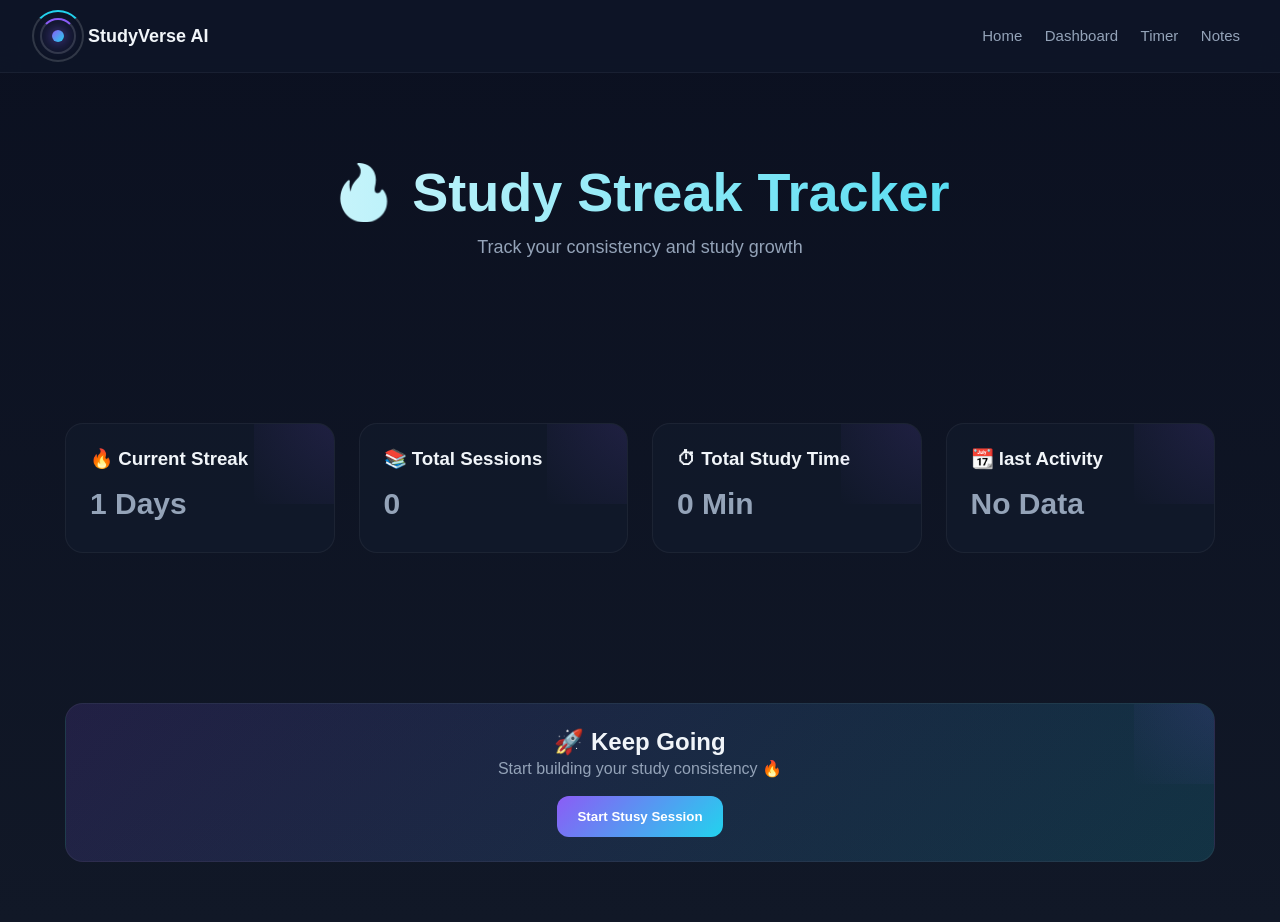
<file: streak.html>
<!DOCTYPE html>
<html lang="en">
<head>

<meta charset="UTF-8">
<meta name="viewport" content="width=device-width, initial-scale=1.0">

<title>Study Streak | StudyVerse AI</title>

<link rel="stylesheet" href="style.css">

</head>

<body>

<!-- NAVBAR -->
<nav>

<div class="logo">

<div class="logo-symbol">
<span class="core"></span>
<span class="ring ring1"></span>
<span class="ring ring2"></span>
</div>

<span class="logo-text">StudyVerse AI</span>

</div>

<div>

<a href="index.html">Home</a>
<a href="dashboard.html">Dashboard</a>
<a href="study.html">Timer</a>
<a href="notes.html">Notes</a>

</div>

</nav>



<!-- HERO -->
<section class="hero">

<h1 class="hero-title">
🔥 Study Streak Tracker
</h1>

<p class="hero-sub">
Track your consistency and study growth
</p>

</section>



<!-- STATS -->
<section class="container">

<div class="grid">



<div class="card fade-in">

<h3>🔥 Current Streak</h3>

<p class="big-number" id="streakDays">
0 Days
</p>

</div>



<div class="card fade-in">

<h3>📚 Total Sessions</h3>

<p class="big-number" id="studySessions">
0
</p>

</div>



<div class="card fade-in">

<h3>⏱ Total Study Time</h3>

<p class="big-number" id="studyHours">
0 Min
</p>

</div>



<div class="card fade-in">

<h3>📆 last Activity</h3>

<p class="big-number" id="lastStudy">
No Data
</p>

</div>



</div>

</section>



<!-- MOTIVATION -->
<section class="container">

<div class="card motivation-card">

<h2>
🚀 Keep Going
</h2>

<p id="motivationText">
Consistency beats motivation.
</p>

<button class="btn-secondary"
onclick="location.href='study.html'">
 Start Stusy Session 
</button>

</div>

</section>



<script>

// GET DATA
let totalTime =
    Number(localStorage.getItem("studyTime")) || 0;

let sessions =
    Number(localStorage.getItem("studySessions")) || 0;

let streak =
    Number(localStorage.getItem("studyStreak")) || 0;

let lastDate =
    localStorage.getItem("lastStudyDate") || "No Data";



// UPDATE UI
document.getElementById("studyHours").innerText =
    totalTime + " Min";

document.getElementById("studySessions").innerText =
    sessions;

document.getElementById("streakDays").innerText =
    streak + " Days";

document.getElementById("lastStudy").innerText =
    lastDate;



// MOTIVATION
let text = "";

if (streak <= 2) {

    text =
    "Start building your study consistency 🔥";

}

else if (streak <= 7) {

    text =
    "Great progress! Keep studying daily 🚀";

}

else {

    text =
    "Excellent discipline! You're becoming unstoppable 🧠";

}

document.getElementById("motivationText").innerText =
    text;

</script>

</body>
  </html>
</file>
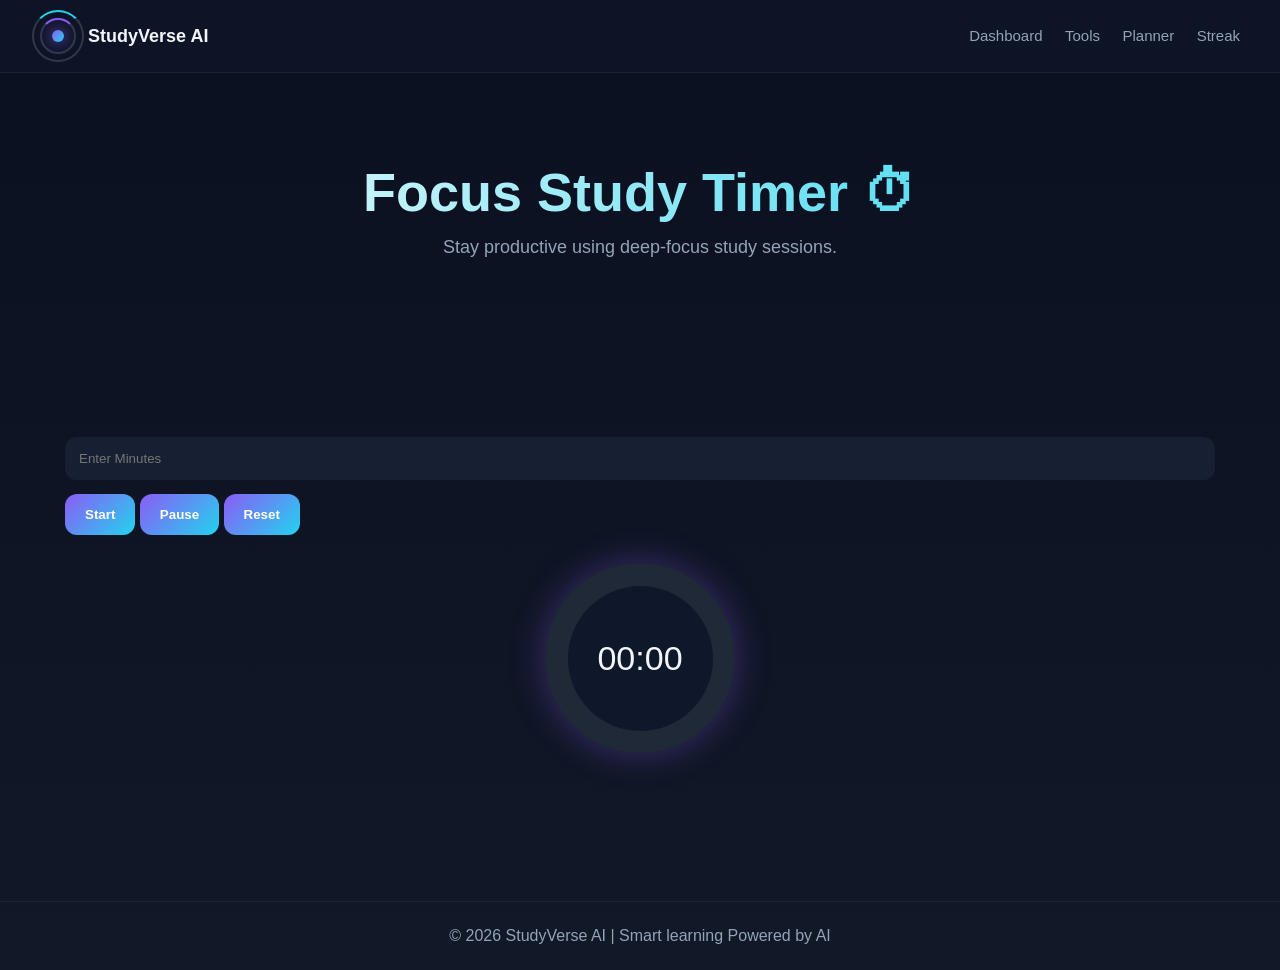
<file: study.html>
<!DOCTYPE html>
<html lang="en">
<head>
<meta charset="UTF-8">
<meta name="viewport" content="width=device-width, initial-scale=1.0">
<title>Study Timer - StudyVerse AI</title>
<link rel="stylesheet" href="style.css">
</head>

<body>

<nav>

<div class="logo">

<div class="logo-symbol">
<span class="core"></span>
<span class="ring ring1"></span>
<span class="ring ring2"></span>
</div>

<span class="logo-text">StudyVerse AI</span>

</div>

<div>
<a href="dashboard.html">Dashboard</a>
<a href="tool.html">Tools</a>
<a href="planner.html">Planner</a>
<a href="streak.html">Streak</a>
</div>

</nav>

<section class="hero">

<h1 class="hero-title">Focus Study Timer ⏱</h1>

<p class="hero-sub">
Stay productive using deep-focus study sessions.
</p>

</section>

<section class="container">

<div class="timer-card">

<input type="number"
id="minutes"
placeholder="Enter Minutes"
min="1">

<div class="timer-buttons">

<button onclick="startTimer()">
Start
</button>

<button onclick="pauseTimer()">
Pause
</button>

<button onclick="resetTimer()">
Reset
</button>

</div>

<div class="circle">
<span id="time">00:00</span>
</div>

</div>

</section>

<footer>
© 2026 StudyVerse AI | Smart  learning Powered by AI 

</footer>

<script>

let timer;
let totalTime = 0;
let remaining = 0;

function startTimer(){

const mins =
document.getElementById("minutes").value;

if(!mins && remaining <= 0){
alert("Enter study minutes");
return;
}

if(remaining <= 0){
totalTime = mins * 60;
remaining = totalTime;
}

clearInterval(timer);

timer = setInterval(updateTimer,1000);

}

function pauseTimer(){
clearInterval(timer);
}

function resetTimer(){

clearInterval(timer);

remaining = 0;

document.getElementById("time").innerText =
"00:00";

document.querySelector(".circle").style.background =
"conic-gradient(#8b5cf6 0%, #1e293b 0%)";

}

function updateTimer(){

if(remaining <= 0){

clearInterval(timer);

let studied = totalTime / 60;

let prev =
localStorage.getItem("studyTime") || 0;

localStorage.setItem(
"studyTime",
Number(prev) + studied
);

let sessions =
localStorage.getItem("studySessions") || 0;

localStorage.setItem(
"studySessions",
Number(sessions) + 1
);

localStorage.setItem(
"lastStudyDate",
new Date().toLocaleDateString()
);

alert("Session Complete ✅");

return;
}

remaining--;

let min =
Math.floor(remaining / 60);

let sec =
remaining % 60;

document.getElementById("time").innerText =
`${min}:${sec < 10 ? '0' : ''}${sec}`;

let progress =
(remaining / totalTime) * 100;

document.querySelector(".circle").style.background =
`conic-gradient(#8b5cf6 ${progress}%, #1e293b ${progress}%)`;

}

</script>

</body>
</html>
</file>
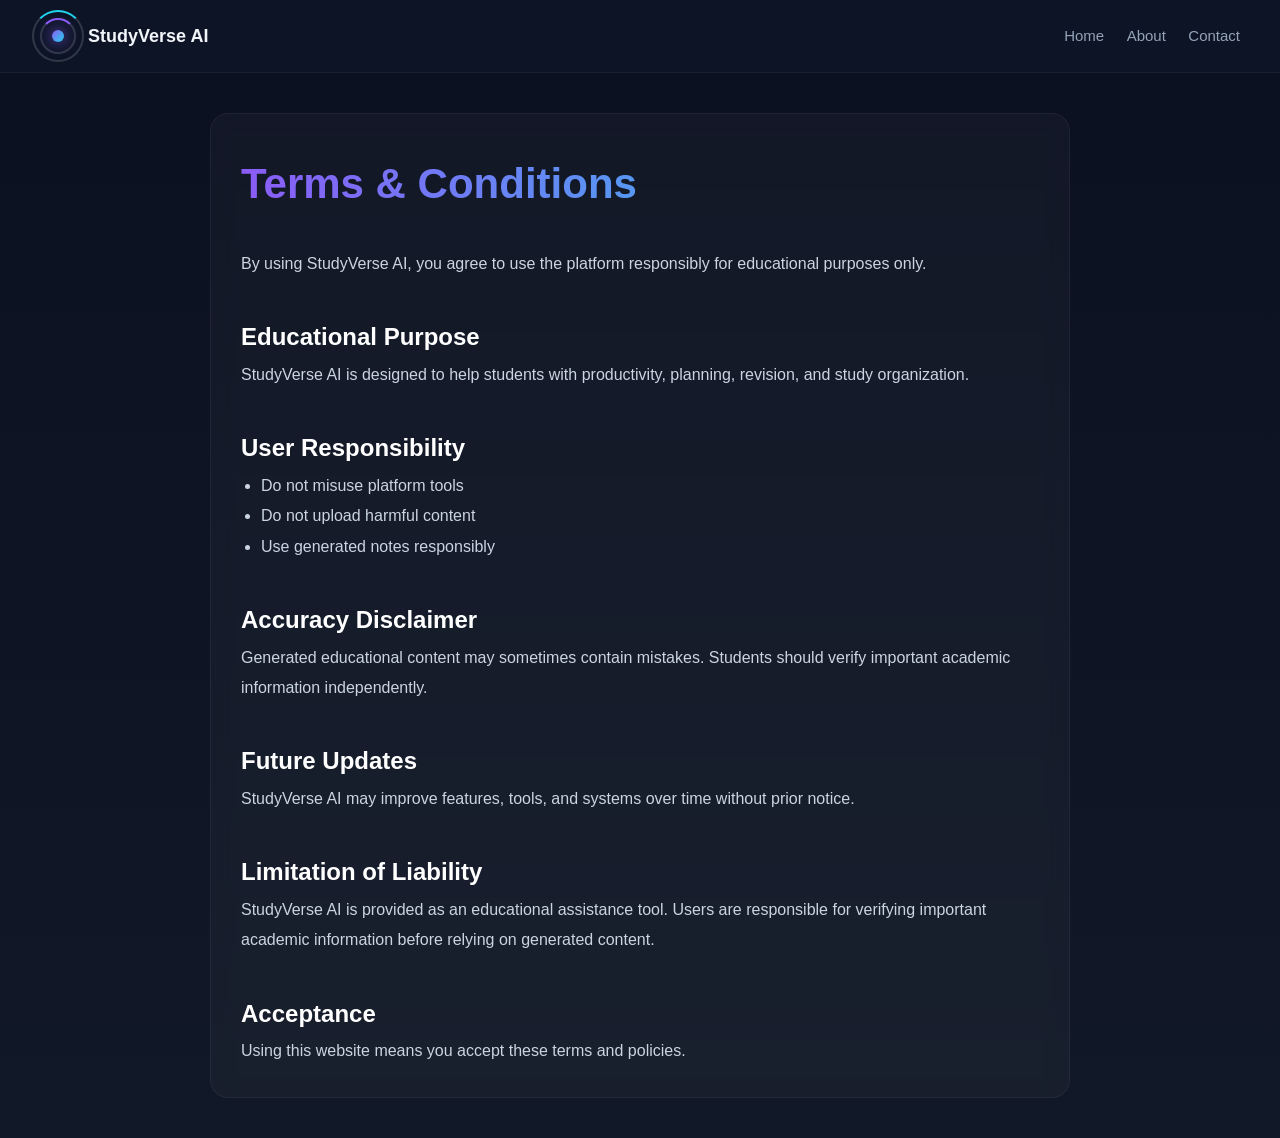
<file: terms.html>
<!DOCTYPE html>
<html lang="en">
<head>
<meta charset="UTF-8">
<meta name="viewport" content="width=device-width, initial-scale=1.0">
<title>StudyVerse AI terms and conditions</title>
<link rel="stylesheet" href="style.css">
</head>

<body>

<nav>

<div class="logo">

<div class="logo-symbol">
<span class="core"></span>
<span class="ring ring1"></span>
<span class="ring ring2"></span>
</div>

<span class="logo-text">StudyVerse AI</span>

</div>

<div>
<a href="index.html">Home</a>
<a href="about.html">About</a>
<a href="contact.html">Contact</a>
</div>

</nav>


<section class="policy-page">

<div class="policy-box">

<h1>Terms & Conditions</h1>

<p>
By using StudyVerse AI, you agree to use the platform responsibly for educational purposes only.
</p>

<h2>Educational Purpose</h2>

<p>
StudyVerse AI is designed to help students with productivity, planning, revision, and study organization.
</p>

<h2>User Responsibility</h2>

<ul>
<li>Do not misuse platform tools</li>
<li>Do not upload harmful content</li>
<li>Use generated notes responsibly</li>
</ul>

<h2>Accuracy Disclaimer</h2>

<p>
Generated educational content may sometimes contain mistakes. Students should verify important academic information independently.
</p>

<h2>Future Updates</h2>

<p>
StudyVerse AI may improve features, tools, and systems over time without prior notice.
</p>

<h2>Limitation of Liability</h2>

<p>
StudyVerse AI is provided as an educational assistance tool. Users are responsible for verifying important academic information before relying on generated content.
</p>

<h2>Acceptance</h2>

<p>
Using this website means you accept these terms and policies.
</p>

</div>

</section>

</body>
</html>
</file>
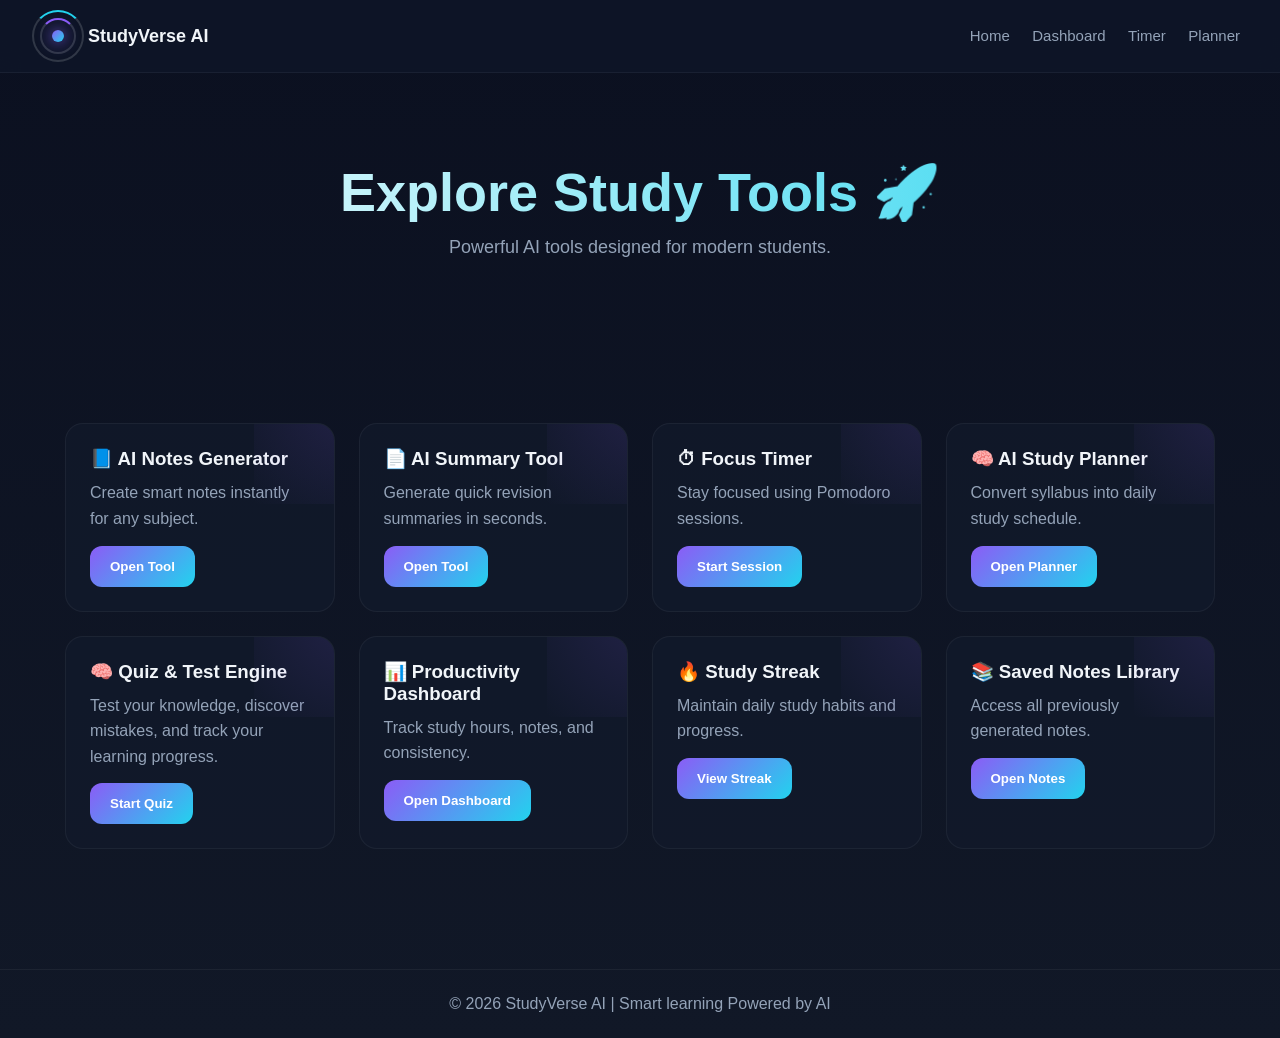
<file: tool.html>
<!DOCTYPE html>
<html lang="en">
<head>
<meta charset="UTF-8">
<meta name="viewport" content="width=device-width, initial-scale=1.0">
<title>Tools - StudyVerse AI</title>
<link rel="stylesheet" href="style.css">
</head>

<body>

<nav>

<div class="logo">

<div class="logo-symbol">
<span class="core"></span>
<span class="ring ring1"></span>
<span class="ring ring2"></span>
</div>

<span class="logo-text">StudyVerse AI</span>

</div>

<div>
<a href="index.html">Home</a>
<a href="dashboard.html">Dashboard</a>
<a href="study.html">Timer</a>
<a href="planner.html">Planner</a>
</div>

</nav>

<section class="hero">

<h1 class="hero-title">Explore Study Tools 🚀</h1>

<p class="hero-sub">
Powerful AI tools designed for modern students.
</p>

</section>

<section class="container">

<div class="grid">

<div class="card fade-in">
<h3>📘 AI Notes Generator</h3>
<p>Create smart notes instantly for any subject.</p>
<button onclick="location.href='index.html'">
Open Tool
</button>
</div>

<div class="card fade-in">
<h3>📄 AI Summary Tool</h3>
<p>Generate quick revision summaries in seconds.</p>
<button onclick="location.href='index.html'">
Open Tool
</button>
</div>

<div class="card fade-in">
<h3>⏱ Focus Timer</h3>
<p>Stay focused using Pomodoro sessions.</p>
<button onclick="location.href='study.html'">
Start Session
</button>
</div>

<div class="card fade-in">
<h3>🧠 AI Study Planner</h3>
<p>Convert syllabus into daily study schedule.</p>
<button onclick="location.href='planner.html'">
Open Planner
</button>
</div>

<div class="card fade-in">
<h3>🧠 Quiz & Test Engine</h3>
<p>Test your knowledge, discover mistakes, and track your learning progress.</p>
<button onclick="location.href='quiz.html'">
Start Quiz
</button>
</div>

<div class="card fade-in">
<h3>📊 Productivity Dashboard</h3>
<p>Track study hours, notes, and consistency.</p>
<button onclick="location.href='dashboard.html'">
Open Dashboard
</button>
</div>

<div class="card fade-in">
<h3>🔥 Study Streak</h3>
<p>Maintain daily study habits and progress.</p>
<button onclick="location.href='streak.html'">
View Streak
</button>
</div>

<div class="card fade-in">
<h3>📚 Saved Notes Library</h3>
<p>Access all previously generated notes.</p>
<button onclick="location.href='notes.html'">
Open Notes
</button>
</div>

</div>

</section>

<footer>
© 2026 StudyVerse AI | Smart  learning Powered by AI 

</footer>

<script src="script.js"></script>

</body>
</html>
</file>
<file: style.css>
:root{
--bg:#0b1020;
--card:#121a2b;
--primary:#8b5cf6;
--secondary:#22d3ee;
--text:#f1f5f9;
--muted:#94a3b8;
--border:#1e293b;
}

*{
margin:0;
padding:0;
box-sizing:border-box;
}

html{
scroll-behavior:smooth;
}

body{
font-family:'Poppins',sans-serif;
background:linear-gradient(to bottom,#0b1020,#111827);
color:var(--text);
overflow-x:hidden;
animation:pageFade .5s ease;
}

@keyframes pageFade{
from{opacity:0;}
to{opacity:1;}
}

/* NAVBAR */
nav{
display:flex;
justify-content:space-between;
align-items:center;
padding:18px 40px;
background:rgba(15,23,42,.7);
backdrop-filter:blur(12px);
border-bottom:1px solid rgba(255,255,255,.05);
position:sticky;
top:0;
z-index:999;
}

nav a{
text-decoration:none;
color:var(--muted);
margin-left:18px;
font-size:15px;
transition:.3s;
}

nav a:hover{
color:white;
}

/* LOGO */
.logo{
display:flex;
align-items:center;
gap:12px;
font-weight:700;
font-size:18px;
}

.logo-symbol{
position:relative;
width:36px;
height:36px;
display:flex;
justify-content:center;
align-items:center;
}

.core{
width:12px;
height:12px;
background:linear-gradient(135deg,var(--primary),var(--secondary));
border-radius:50%;
position:absolute;
z-index:5;
box-shadow:0 0 15px var(--primary);
}

.ring{
position:absolute;
border-radius:50%;
border:2px solid rgba(255,255,255,.15);
}

.ring1{
width:36px;
height:36px;
animation:spin 8s linear infinite;
border-top:2px solid var(--primary);
}

.ring2{
width:52px;
height:52px;
animation:spinReverse 10s linear infinite;
border-top:2px solid var(--secondary);
}

@keyframes spin{
to{transform:rotate(360deg);}
}

@keyframes spinReverse{
to{transform:rotate(-360deg);}
}

/* INTRO */
#intro{
position:fixed;
width:100%;
height:100vh;
background:#050816;
display:flex;
justify-content:center;
align-items:center;
z-index:99999;
animation:introFade 2s ease forwards;
}

@keyframes introFade{
0%{opacity:1;}
90%{opacity:1;}
100%{opacity:0;visibility:hidden;}
}

.intro-center{
text-align:center;
animation:introZoom 2s ease;
}

@keyframes introZoom{
0%{
transform:scale(.6);
opacity:0;
}
100%{
transform:scale(1);
opacity:1;
}
}

.logo-symbol.big{
width:90px;
height:90px;
margin:auto;
}

.logo-symbol.big .ring1{
width:90px;
height:90px;
}

.logo-symbol.big .ring2{
width:120px;
height:120px;
}

#intro h1{
margin-top:30px;
font-size:34px;
background:linear-gradient(90deg,var(--primary),var(--secondary));
-webkit-background-clip:text;
-webkit-text-fill-color:transparent;
}

/* HERO */
.hero{
text-align:center;
padding:90px 20px 70px;
}

.hero-title{
font-size:54px;
line-height:1.1;
margin-bottom:15px;
background:linear-gradient(90deg,#fff,var(--secondary));
-webkit-background-clip:text;
-webkit-text-fill-color:transparent;
}

.hero-sub{
color:var(--muted);
font-size:18px;
margin-bottom:35px;
}

/* CONTAINER */
.container{
width:90%;
max-width:1150px;
margin:auto;
padding:60px 0;
}

/* GRID */
.grid{
display:grid;
grid-template-columns:repeat(auto-fit,minmax(240px,1fr));
gap:24px;
}

/* CARD */
.card{
background:rgba(18,26,43,.75);
padding:24px;
border-radius:18px;
border:1px solid rgba(255,255,255,.05);
transition:.35s;
position:relative;
overflow:hidden;
}

.card::before{
content:"";
position:absolute;
width:200px;
height:200px;
background:radial-gradient(circle,var(--primary),transparent);
top:-120px;
right:-120px;
opacity:.15;
}

.card:hover{
transform:translateY(-8px);
border-color:rgba(139,92,246,.5);
box-shadow:0 15px 30px rgba(0,0,0,.35);
}

.card h3{
margin-bottom:10px;
}

.card p{
color:var(--muted);
line-height:1.6;
}

/* AI BOX */
.ai-box{
width:100%;
max-width:520px;
margin:auto;
background:rgba(18,26,43,.75);
padding:28px;
border-radius:20px;
border:1px solid rgba(255,255,255,.05);
backdrop-filter:blur(10px);
animation:floatBox 4s ease-in-out infinite;
}

@keyframes floatBox{
50%{
transform:translateY(-5px);
}
}

input,
textarea,
select{
width:100%;
padding:14px;
background:#172033;
border:none;
outline:none;
border-radius:12px;
color:white;
margin-top:14px;
transition:.3s;
}

input:focus,
textarea:focus,
select:focus{
box-shadow:0 0 0 2px rgba(34,211,238,.3);
}

/* BUTTON */
button{
margin-top:14px;
padding:13px 20px;
border:none;
border-radius:12px;
background:linear-gradient(135deg,var(--primary),var(--secondary));
color:white;
font-weight:600;
cursor:pointer;
transition:.3s;
}

button:hover{
transform:translateY(-2px) scale(1.02);
box-shadow:0 10px 25px rgba(34,211,238,.25);
}

button:active{
transform:scale(.96);
}

/* RESULT */
#result,
#plan{
margin-top:18px;
background:#172033;
padding:18px;
border-radius:14px;
line-height:1.7;
white-space:pre-wrap;
word-wrap:break-word;
overflow-wrap:break-word;
border:1px solid rgba(255,255,255,.05);
}

/* TIMER */
.timer-container{
text-align:center;
}

.circle{
width:190px;
height:190px;
margin:28px auto;
border-radius:50%;
display:flex;
justify-content:center;
align-items:center;
font-size:34px;
background:conic-gradient(var(--primary) 0%, #1f2937 0%);
box-shadow:0 0 35px rgba(139,92,246,.35);
position:relative;
}

.circle::before{
content:"";
position:absolute;
width:145px;
height:145px;
background:#0f172a;
border-radius:50%;
}

.circle span{
position:relative;
z-index:5;
}

/* CONTACT + PLANNER */
.contact-box,
.planner-box{
max-width:520px;
margin:auto;
background:rgba(18,26,43,.8);
padding:28px;
border-radius:18px;
border:1px solid rgba(255,255,255,.05);
animation:slideUp .5s ease;
}

@keyframes slideUp{
from{
opacity:0;
transform:translateY(25px);
}
to{
opacity:1;
transform:translateY(0);
}
}

/* TITLES */
.section-title,
.gradient-text{
text-align:center;
margin-bottom:18px;
font-size:38px;
background:linear-gradient(90deg,var(--primary),var(--secondary));
-webkit-background-clip:text;
-webkit-text-fill-color:transparent;
}

/* ABOUT */
.about-section{
display:grid;
gap:24px;
}

.about-card{
background:rgba(18,26,43,.75);
padding:25px;
border-radius:18px;
border:1px solid rgba(255,255,255,.05);
transition:.3s;
}

.about-card:hover{
transform:translateY(-6px);
}

.about-card p,
.about-card li{
color:var(--muted);
line-height:1.7;
}

/* FOOTER */
footer{
text-align:center;
padding:25px;
border-top:1px solid rgba(255,255,255,.05);
color:var(--muted);
margin-top:60px;
}

/* MOBILE */
@media(max-width:768px){

nav{
flex-direction:column;
gap:15px;
padding:20px;
}

nav div:last-child{
display:flex;
flex-wrap:wrap;
justify-content:center;
gap:10px;
}

.hero-title{
font-size:38px;
}

.hero-sub{
font-size:16px;
}

.container{
width:92%;
}

.circle{
width:160px;
height:160px;
}

.circle::before{
width:120px;
height:120px;
}

}
/* ===== STREAK PAGE ===== */

.big-number{
    font-size: 30px;
    font-weight: bold;
    margin-top: 10px;
    color: #22d3ee;
}

.motivation-card{
    text-align:center;
    margin-top:30px;
    background: linear-gradient(
    135deg,
    rgba(139,92,246,0.15),
    rgba(34,211,238,0.15)
    );
}



/* ===== PRIVACY + TERMS FIX ===== */

.policy-page{
    max-width: 900px;
    margin: auto;
    padding: 40px 20px;
    line-height: 1.9;
}

.policy-page h1{
    font-size: 42px;
    margin-bottom: 25px;
    background: linear-gradient(
    90deg,
    #8b5cf6,
    #22d3ee
    );

    -webkit-background-clip:text;
    -webkit-text-fill-color:transparent;
}

.policy-page h2{
    margin-top: 35px;
    color: #ffffff;
    font-size: 24px;
}

.policy-page p,
.policy-page li{
    color: #cbd5e1;
    font-size: 16px;
}

.policy-page ul{
    padding-left: 20px;
}

.policy-box{
    background: rgba(255,255,255,0.03);
    border: 1px solid rgba(255,255,255,0.05);
    padding: 30px;
    border-radius: 18px;
    backdrop-filter: blur(10px);
  }

/* =====================================
   STEP 10E: PERFORMANCE ANALYTICS
===================================== */

.analytics-grid {
display: grid;
grid-template-columns: repeat(2, 1fr);
gap: 15px;
margin-top: 20px;
}


.analytics-card {
background: var(--card);
border: 1px solid var(--border);
border-radius: 12px;
padding: 18px;
text-align: center;
}


.analytics-card h3 {
margin-bottom: 8px;
font-size: 15px;
}


.analytics-card p {
font-size: 24px;
font-weight: bold;
margin: 0;
color: var(--secondary);
}


.analytics-breakdown {
margin-top: 25px;
}


.analytics-breakdown h3 {
margin-bottom: 15px;
}


.analytics-row {
display: flex;
align-items: center;
justify-content: space-between;
gap: 15px;
margin-bottom: 15px;
}


.analytics-row > div {
flex: 1;
}


.analytics-row > span {
font-weight: bold;
min-width: 55px;
text-align: right;
}


.analytics-bar {
width: 100%;
height: 8px;
background: var(--border);
border-radius: 10px;
overflow: hidden;
margin-top: 8px;
}


.analytics-bar-fill {
height: 100%;
background: linear-gradient(
90deg,
var(--primary),
var(--secondary)
);
border-radius: 10px;
transition: width 0.5s ease;
}

@media (max-width: 600px) {

.analytics-grid {
grid-template-columns: 1fr;
}

.analytics-row {
gap: 10px;
}

.analytics-row > span {
min-width: 45px;
}

}
</file>
